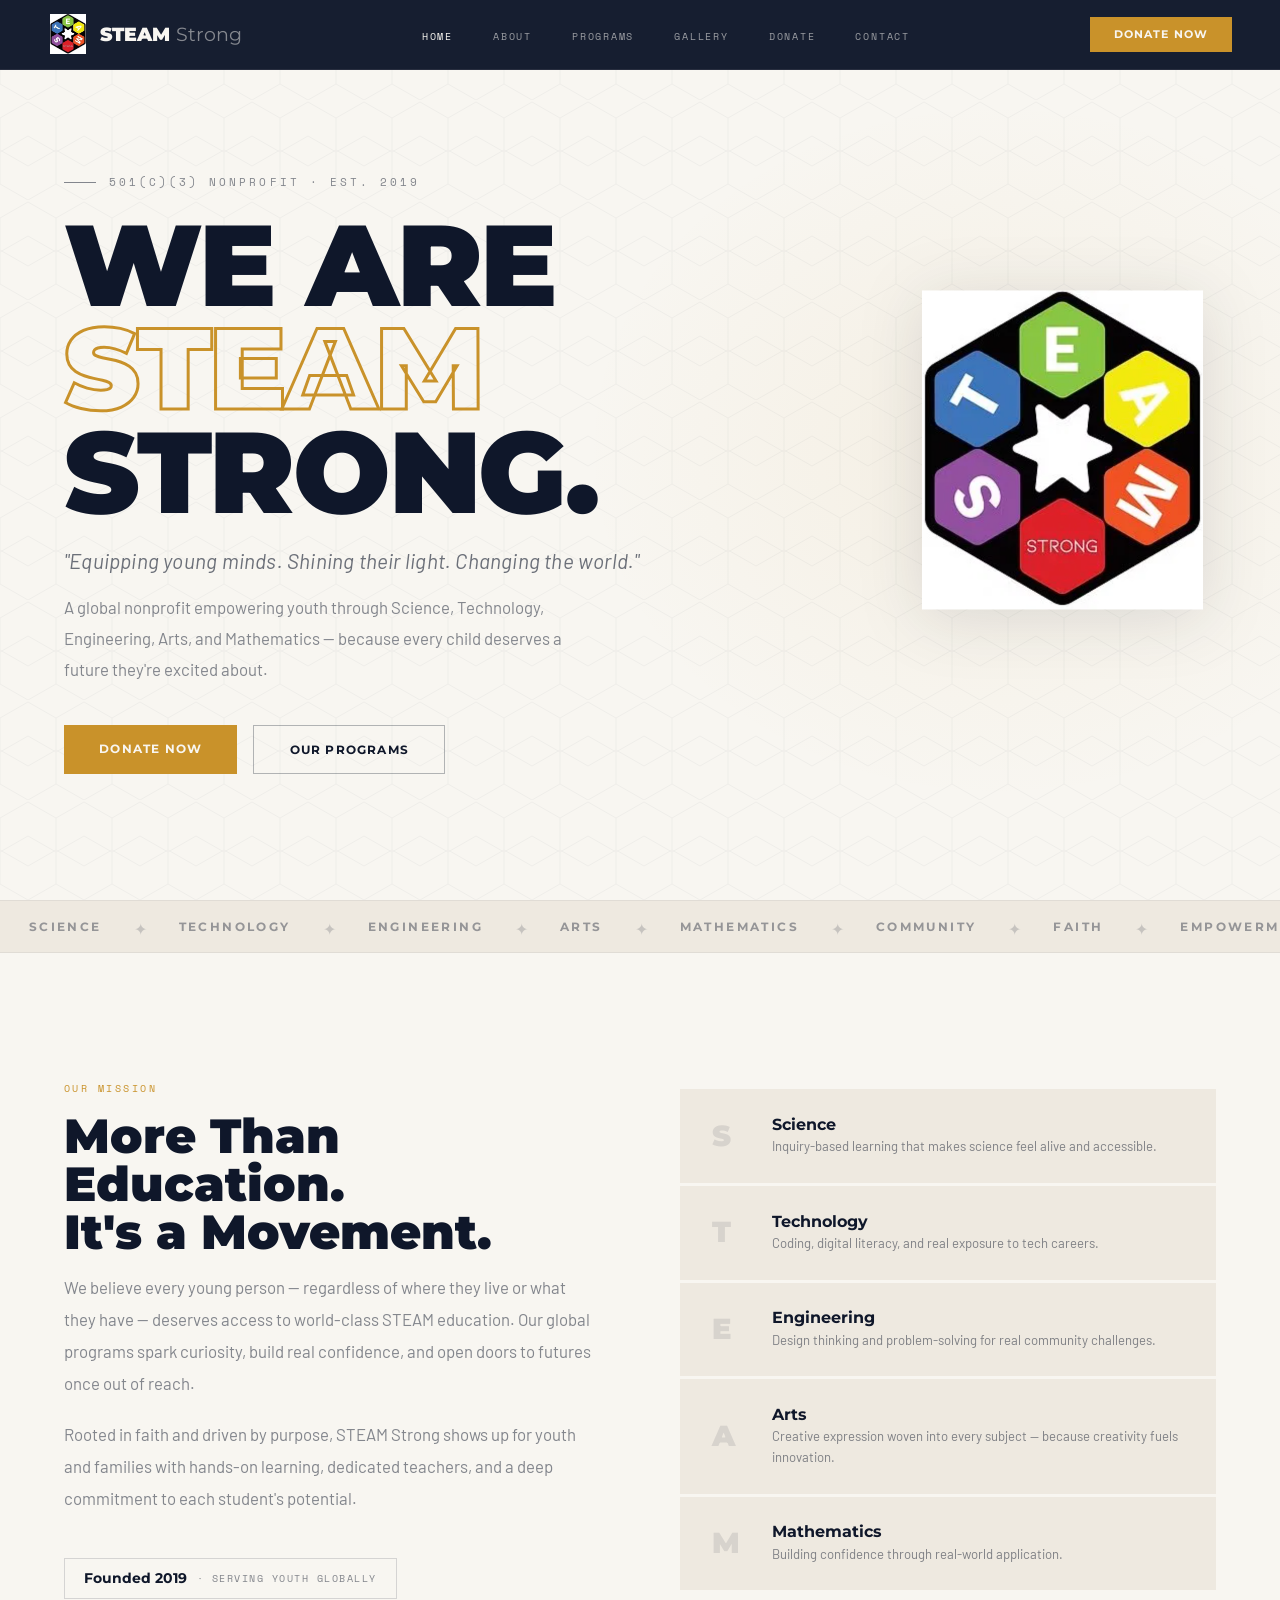
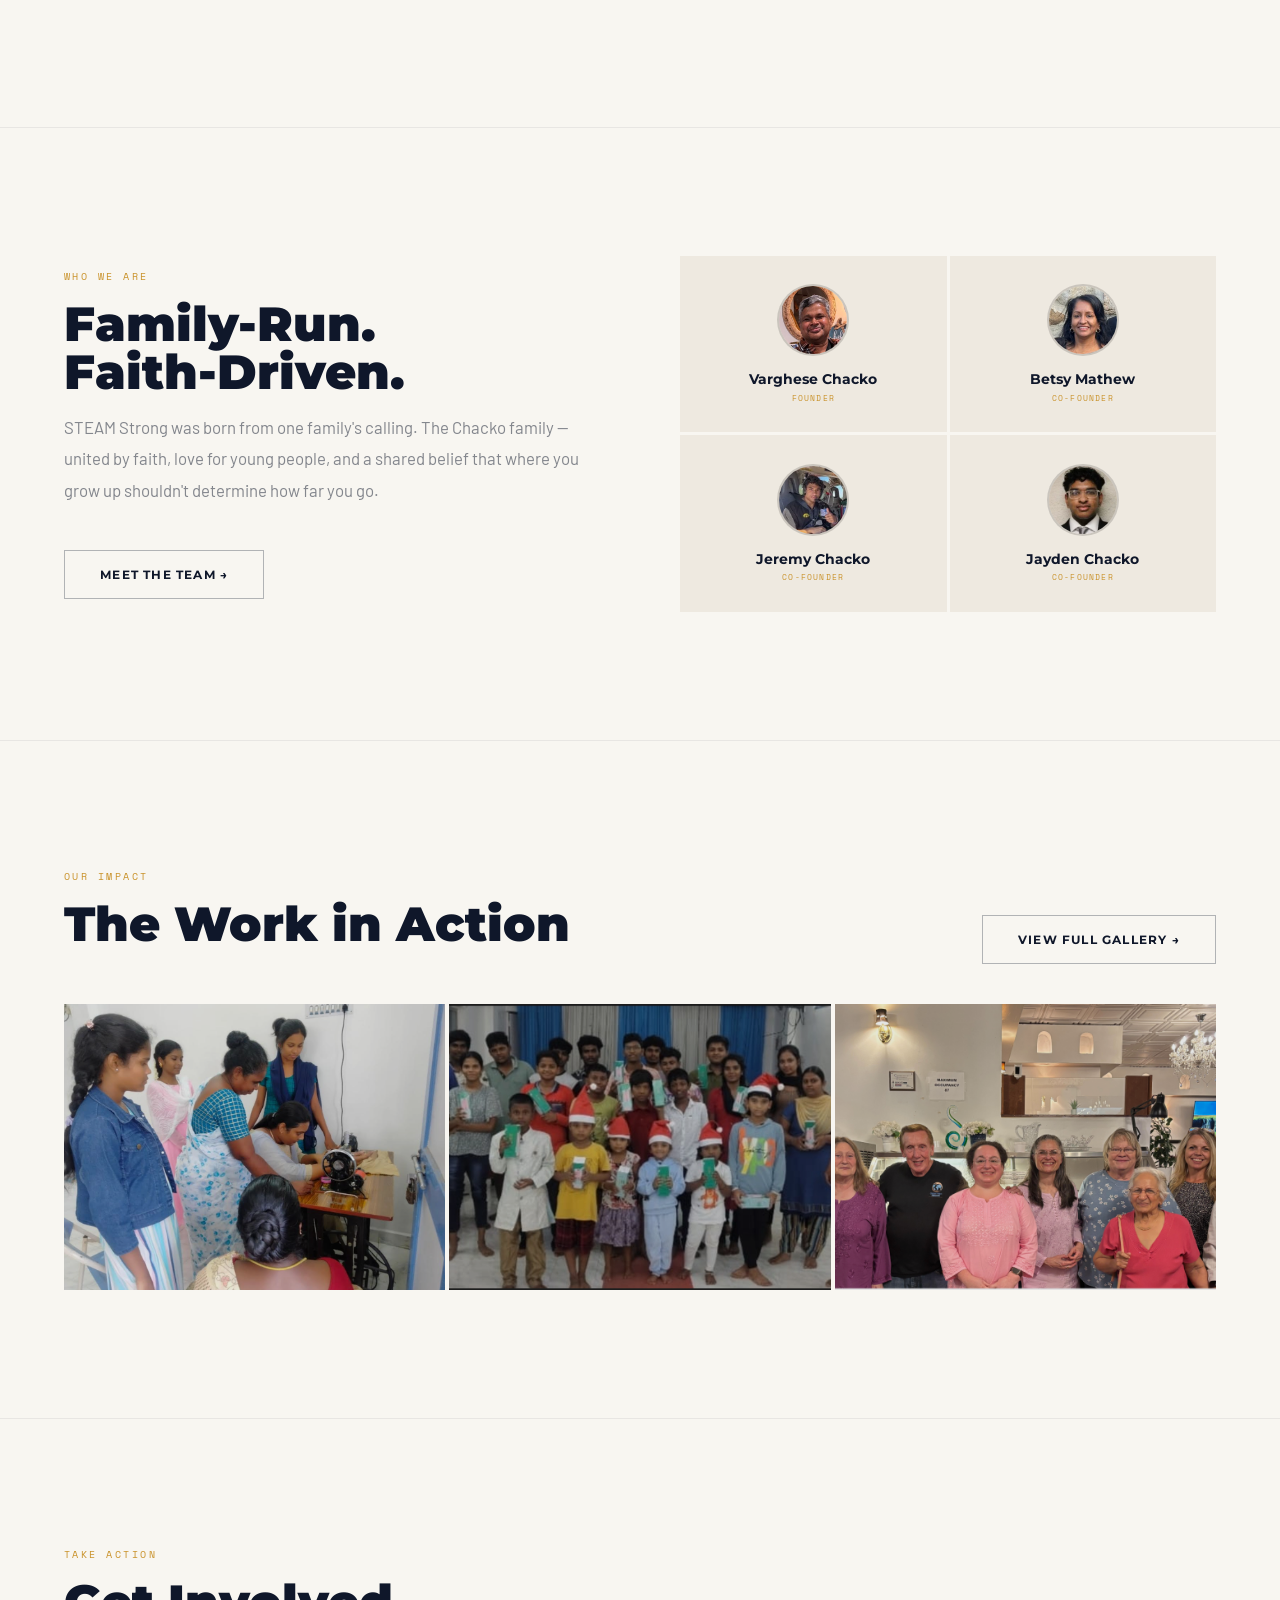
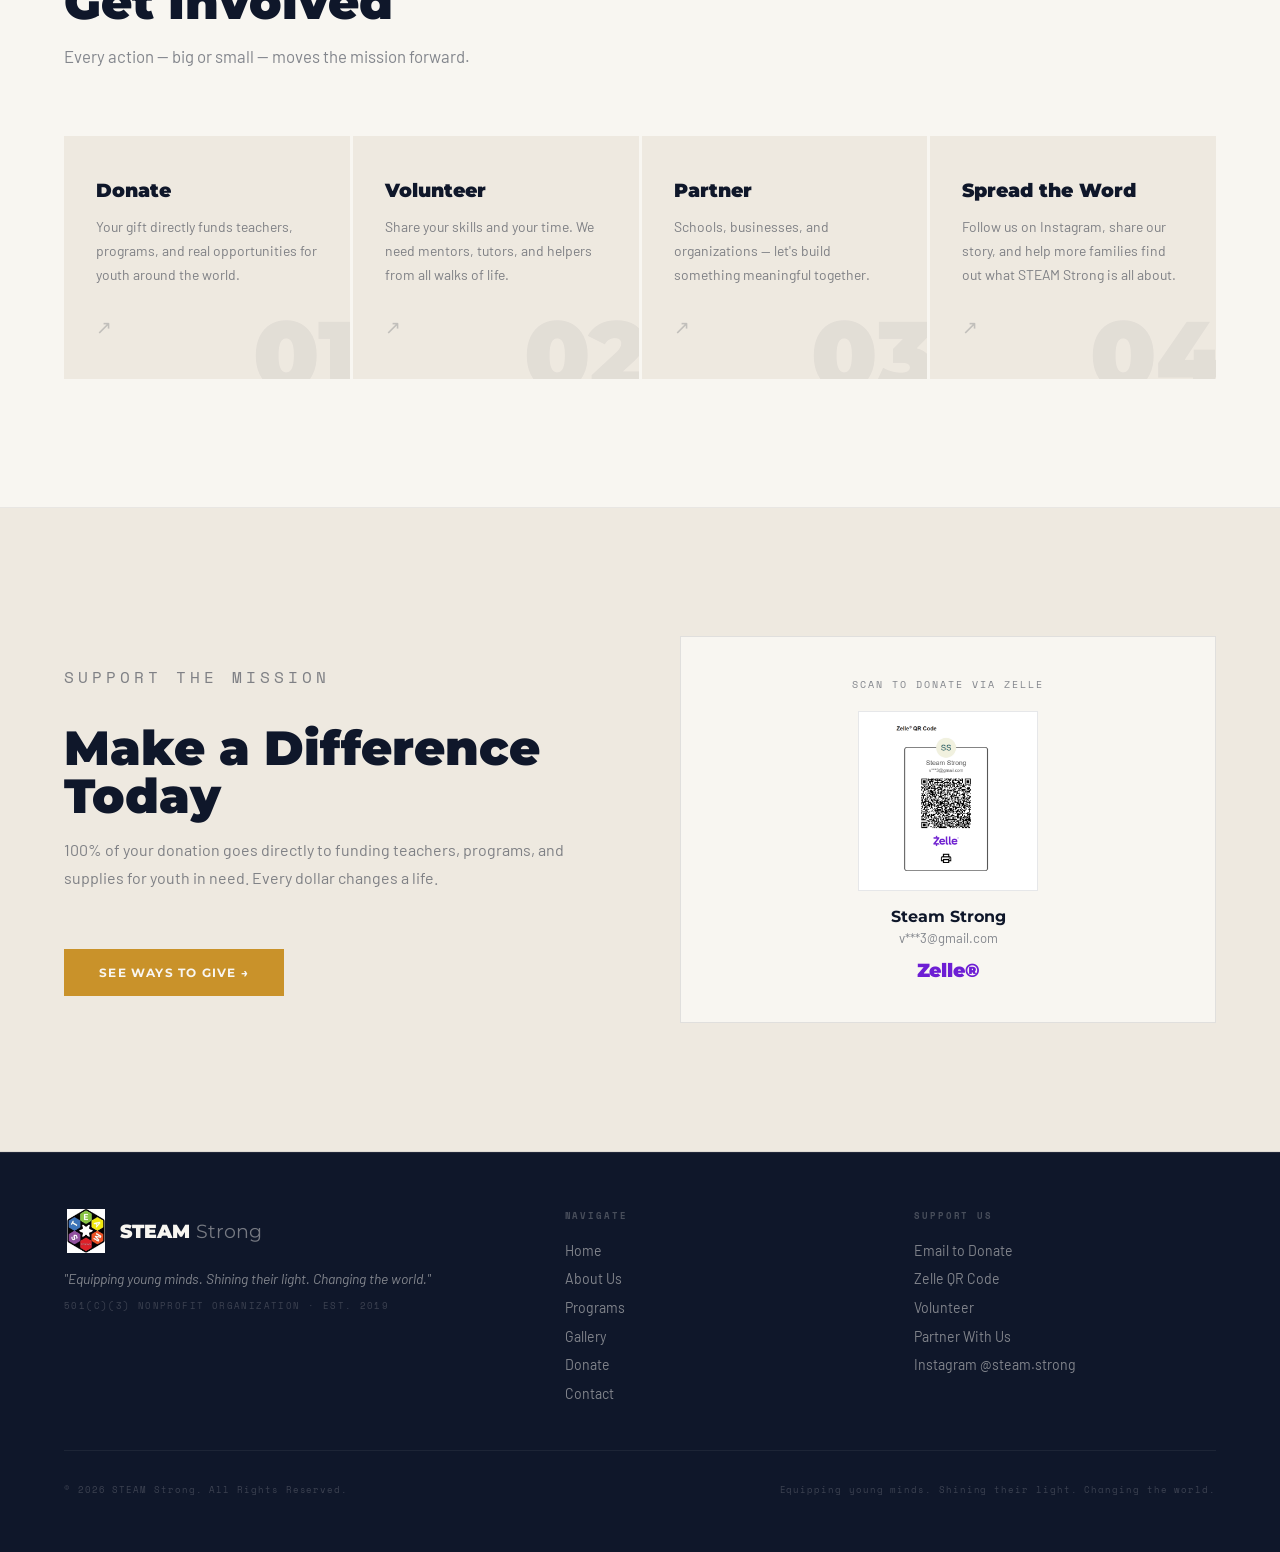
<file: index.html>
<!DOCTYPE html>
<html lang="en">
<head>
<meta charset="UTF-8">
<meta name="viewport" content="width=device-width, initial-scale=1.0">
<title>STEAM Strong — Equipping Young Minds. Shining His Light. Changing the World.</title>
<link rel="stylesheet" href="css/styles.css">
</head>
<body>

<!-- NAV -->
<nav>
  <a class="nav-logo-wrap" href="index.html">
    <img class="nav-logo-img" src="assets/images/logo.png" alt="STEAM Strong Logo">
    <div class="nav-logo-text">STEAM <span>Strong</span></div>
  </a>
  <ul class="nav-links" id="navLinks">
    <li><a href="index.html" class="active">Home</a></li>
    <li><a href="about.html">About</a></li>
    <li><a href="programs.html">Programs</a></li>
    <li><a href="gallery.html">Gallery</a></li>
    <li><a href="donate.html">Donate</a></li>
    <li><a href="contact.html">Contact</a></li>
    <li class="nav-mobile-cta"><a href="donate.html" class="nav-donate-mobile">Donate Now</a></li>
  </ul>
  <div class="nav-right">
    <a href="donate.html" class="nav-donate">Donate Now</a>
    <button class="nav-hamburger" id="hamburger" aria-label="Toggle navigation">
      <span></span><span></span><span></span>
    </button>
  </div>
</nav>

<!-- HERO -->
<section class="hero">
  <div class="hero-bg"></div>
  <div class="hero-hexbg"></div>
  <img class="hero-logo-float" src="assets/images/logo.png" alt="">
  <div class="hero-content">
    <p class="hero-eyebrow">501(c)(3) Nonprofit · Est. 2019</p>
    <h1 class="hero-h1">
      <span class="line1">WE ARE</span>
      <span class="line2">STEAM</span>
      <span class="line3">STRONG.</span>
    </h1>
    <p class="hero-tagline">"Equipping young minds. Shining their light. Changing the world."</p>
    <p class="hero-sub">A global nonprofit empowering youth through Science, Technology, Engineering, Arts, and Mathematics — because every child deserves a future they're excited about.</p>
    <div class="hero-actions">
      <a href="donate.html" class="btn-primary">Donate Now</a>
      <a href="programs.html" class="btn-outline">Our Programs</a>
    </div>
  </div>
</section>

<!-- TICKER -->
<div class="ticker">
  <div class="ticker-track">
    <span class="tick">Science</span><span class="tick-dot">✦</span>
    <span class="tick">Technology</span><span class="tick-dot">✦</span>
    <span class="tick">Engineering</span><span class="tick-dot">✦</span>
    <span class="tick">Arts</span><span class="tick-dot">✦</span>
    <span class="tick">Mathematics</span><span class="tick-dot">✦</span>
    <span class="tick">Community</span><span class="tick-dot">✦</span>
    <span class="tick">Faith</span><span class="tick-dot">✦</span>
    <span class="tick">Empowerment</span><span class="tick-dot">✦</span>
    <span class="tick">Global Impact</span><span class="tick-dot">✦</span>
    <span class="tick">Science</span><span class="tick-dot">✦</span>
    <span class="tick">Technology</span><span class="tick-dot">✦</span>
    <span class="tick">Engineering</span><span class="tick-dot">✦</span>
    <span class="tick">Arts</span><span class="tick-dot">✦</span>
    <span class="tick">Mathematics</span><span class="tick-dot">✦</span>
    <span class="tick">Community</span><span class="tick-dot">✦</span>
    <span class="tick">Faith</span><span class="tick-dot">✦</span>
    <span class="tick">Empowerment</span><span class="tick-dot">✦</span>
    <span class="tick">Global Impact</span><span class="tick-dot">✦</span>
  </div>
</div>

<!-- MISSION -->
<section class="mission reveal" id="mission">
  <div class="mission-left">
    <p class="section-label">Our Mission</p>
    <h2 class="section-title">More Than Education.<br>It's a Movement.</h2>
    <p class="mis-body">We believe every young person — regardless of where they live or what they have — deserves access to world-class STEAM education. Our global programs spark curiosity, build real confidence, and open doors to futures once out of reach.</p>
    <p class="mis-body">Rooted in faith and driven by purpose, STEAM Strong shows up for youth and families with hands-on learning, dedicated teachers, and a deep commitment to each student's potential.</p>
    <div class="founded-badge">
      <strong>Founded 2019</strong>
      <span>· Serving youth globally</span>
    </div>
  </div>
  <div class="mission-right">
    <div class="pillars-list">
      <div class="pillar-row"><div class="pillar-letter">S</div><div><div class="pillar-name">Science</div><div class="pillar-desc">Inquiry-based learning that makes science feel alive and accessible.</div></div></div>
      <div class="pillar-row"><div class="pillar-letter">T</div><div><div class="pillar-name">Technology</div><div class="pillar-desc">Coding, digital literacy, and real exposure to tech careers.</div></div></div>
      <div class="pillar-row"><div class="pillar-letter">E</div><div><div class="pillar-name">Engineering</div><div class="pillar-desc">Design thinking and problem-solving for real community challenges.</div></div></div>
      <div class="pillar-row"><div class="pillar-letter">A</div><div><div class="pillar-name">Arts</div><div class="pillar-desc">Creative expression woven into every subject — because creativity fuels innovation.</div></div></div>
      <div class="pillar-row"><div class="pillar-letter">M</div><div><div class="pillar-name">Mathematics</div><div class="pillar-desc">Building confidence through real-world application.</div></div></div>
    </div>
  </div>
</section>

<!-- ABOUT TEASER -->
<section class="home-about reveal">
  <div class="home-about-inner">
    <div>
      <p class="section-label">Who We Are</p>
      <h2 class="section-title">Family-Run.<br>Faith-Driven.</h2>
      <p class="mis-body">STEAM Strong was born from one family's calling. The Chacko family — united by faith, love for young people, and a shared belief that where you grow up shouldn't determine how far you go.</p>
      <a href="about.html" class="btn-outline" style="margin-top:1.5rem;">Meet the Team →</a>
    </div>
    <div class="home-about-faces">
      <div class="home-face">
        <div class="home-face-photo"><img src="assets/images/varghese-chacko.png" alt="Varghese Chacko"></div>
        <div class="home-face-name">Varghese Chacko</div>
        <div class="home-face-role">Founder</div>
      </div>
      <div class="home-face">
        <div class="home-face-photo"><img src="assets/images/betsy-mathew.png" alt="Betsy Mathew"></div>
        <div class="home-face-name">Betsy Mathew</div>
        <div class="home-face-role">Co-Founder</div>
      </div>
      <div class="home-face">
        <div class="home-face-photo"><img src="assets/images/jeremy-chacko.png" alt="Jeremy Chacko"></div>
        <div class="home-face-name">Jeremy Chacko</div>
        <div class="home-face-role">Co-Founder</div>
      </div>
      <div class="home-face">
        <div class="home-face-photo"><img src="assets/images/jayden-chacko.png" alt="Jayden Chacko"></div>
        <div class="home-face-name">Jayden Chacko</div>
        <div class="home-face-role">Co-Founder</div>
      </div>
    </div>
  </div>
</section>

<!-- GALLERY TEASER -->
<section class="home-gallery reveal">
  <div class="home-gallery-header">
    <div>
      <p class="section-label">Our Impact</p>
      <h2 class="section-title">The Work in Action</h2>
    </div>
    <a href="gallery.html" class="btn-outline">View Full Gallery →</a>
  </div>
  <div class="home-gallery-grid">
    <div class="home-gallery-item">
      <img src="assets/images/gallery/photo-6.png" alt="Tailoring Class">
    </div>
    <div class="home-gallery-item">
      <img src="assets/images/gallery/photo-7.png" alt="Christmas Celebration">
    </div>
    <div class="home-gallery-item">
      <img src="assets/images/gallery/photo-1.png" alt="Seattle Fundraiser">
    </div>
  </div>
</section>

<!-- GET INVOLVED -->
<section class="involve reveal">
  <div class="involve-header">
    <p class="section-label">Take Action</p>
    <h2 class="section-title">Get Involved</h2>
    <p class="section-sub">Every action — big or small — moves the mission forward.</p>
  </div>
  <div class="involve-grid">
    <a href="donate.html" class="inv-card">
      <div class="inv-bg-num">01</div>
      <div class="inv-title">Donate</div>
      <p class="inv-desc">Your gift directly funds teachers, programs, and real opportunities for youth around the world.</p>
      <span class="inv-arrow">↗</span>
    </a>
    <a href="contact.html" class="inv-card">
      <div class="inv-bg-num">02</div>
      <div class="inv-title">Volunteer</div>
      <p class="inv-desc">Share your skills and your time. We need mentors, tutors, and helpers from all walks of life.</p>
      <span class="inv-arrow">↗</span>
    </a>
    <a href="contact.html" class="inv-card">
      <div class="inv-bg-num">03</div>
      <div class="inv-title">Partner</div>
      <p class="inv-desc">Schools, businesses, and organizations — let's build something meaningful together.</p>
      <span class="inv-arrow">↗</span>
    </a>
    <div class="inv-card">
      <div class="inv-bg-num">04</div>
      <div class="inv-title">Spread the Word</div>
      <p class="inv-desc">Follow us on Instagram, share our story, and help more families find out what STEAM Strong is all about.</p>
      <span class="inv-arrow">↗</span>
    </div>
  </div>
</section>

<!-- DONATE TEASER -->
<section class="donate-section reveal">
  <div class="donate-inner">
    <div class="donate-left">
      <p class="section-label">Support the Mission</p>
      <h2 class="section-title">Make a Difference Today</h2>
      <p>100% of your donation goes directly to funding teachers, programs, and supplies for youth in need. Every dollar changes a life.</p>
      <a href="donate.html" class="donate-btn">See Ways to Give →</a>
    </div>
    <div class="donate-right">
      <div class="zelle-qr-wrap">
        <div class="zelle-qr-label">Scan to donate via Zelle</div>
        <img class="zelle-qr-img" src="assets/images/zelle-qr.png" alt="STEAM Strong Zelle QR Code">
        <div class="zelle-name">Steam Strong</div>
        <div class="zelle-email">v***3@gmail.com</div>
        <div class="zelle-logo">Zelle®</div>
      </div>
    </div>
  </div>
</section>

<!-- FOOTER -->
<footer>
  <div>
    <a class="footer-logo-wrap" href="index.html">
      <img class="footer-logo-img" src="assets/images/logo.png" alt="STEAM Strong">
      <div class="footer-logo-text">STEAM <span>Strong</span></div>
    </a>
    <p class="footer-tagline">"Equipping young minds. Shining their light. Changing the world."</p>
    <p class="footer-501">501(c)(3) Nonprofit Organization · Est. 2019</p>
  </div>
  <div class="footer-col">
    <h4>Navigate</h4>
    <ul>
      <li><a href="index.html">Home</a></li>
      <li><a href="about.html">About Us</a></li>
      <li><a href="programs.html">Programs</a></li>
      <li><a href="gallery.html">Gallery</a></li>
      <li><a href="donate.html">Donate</a></li>
      <li><a href="contact.html">Contact</a></li>
    </ul>
  </div>
  <div class="footer-col">
    <h4>Support Us</h4>
    <ul>
      <li><a href="mailto:steamstrong14@gmail.com">Email to Donate</a></li>
      <li><a href="donate.html">Zelle QR Code</a></li>
      <li><a href="contact.html">Volunteer</a></li>
      <li><a href="contact.html">Partner With Us</a></li>
      <li><a href="https://instagram.com/steam.strong" target="_blank">Instagram @steam.strong</a></li>
    </ul>
  </div>
  <div class="footer-bottom">
    <p class="footer-copy">© 2026 STEAM Strong. All Rights Reserved.</p>
    <p class="footer-copy">Equipping young minds. Shining their light. Changing the world.</p>
  </div>
</footer>

<script src="js/main.js"></script>
</body>
</html>
</file>
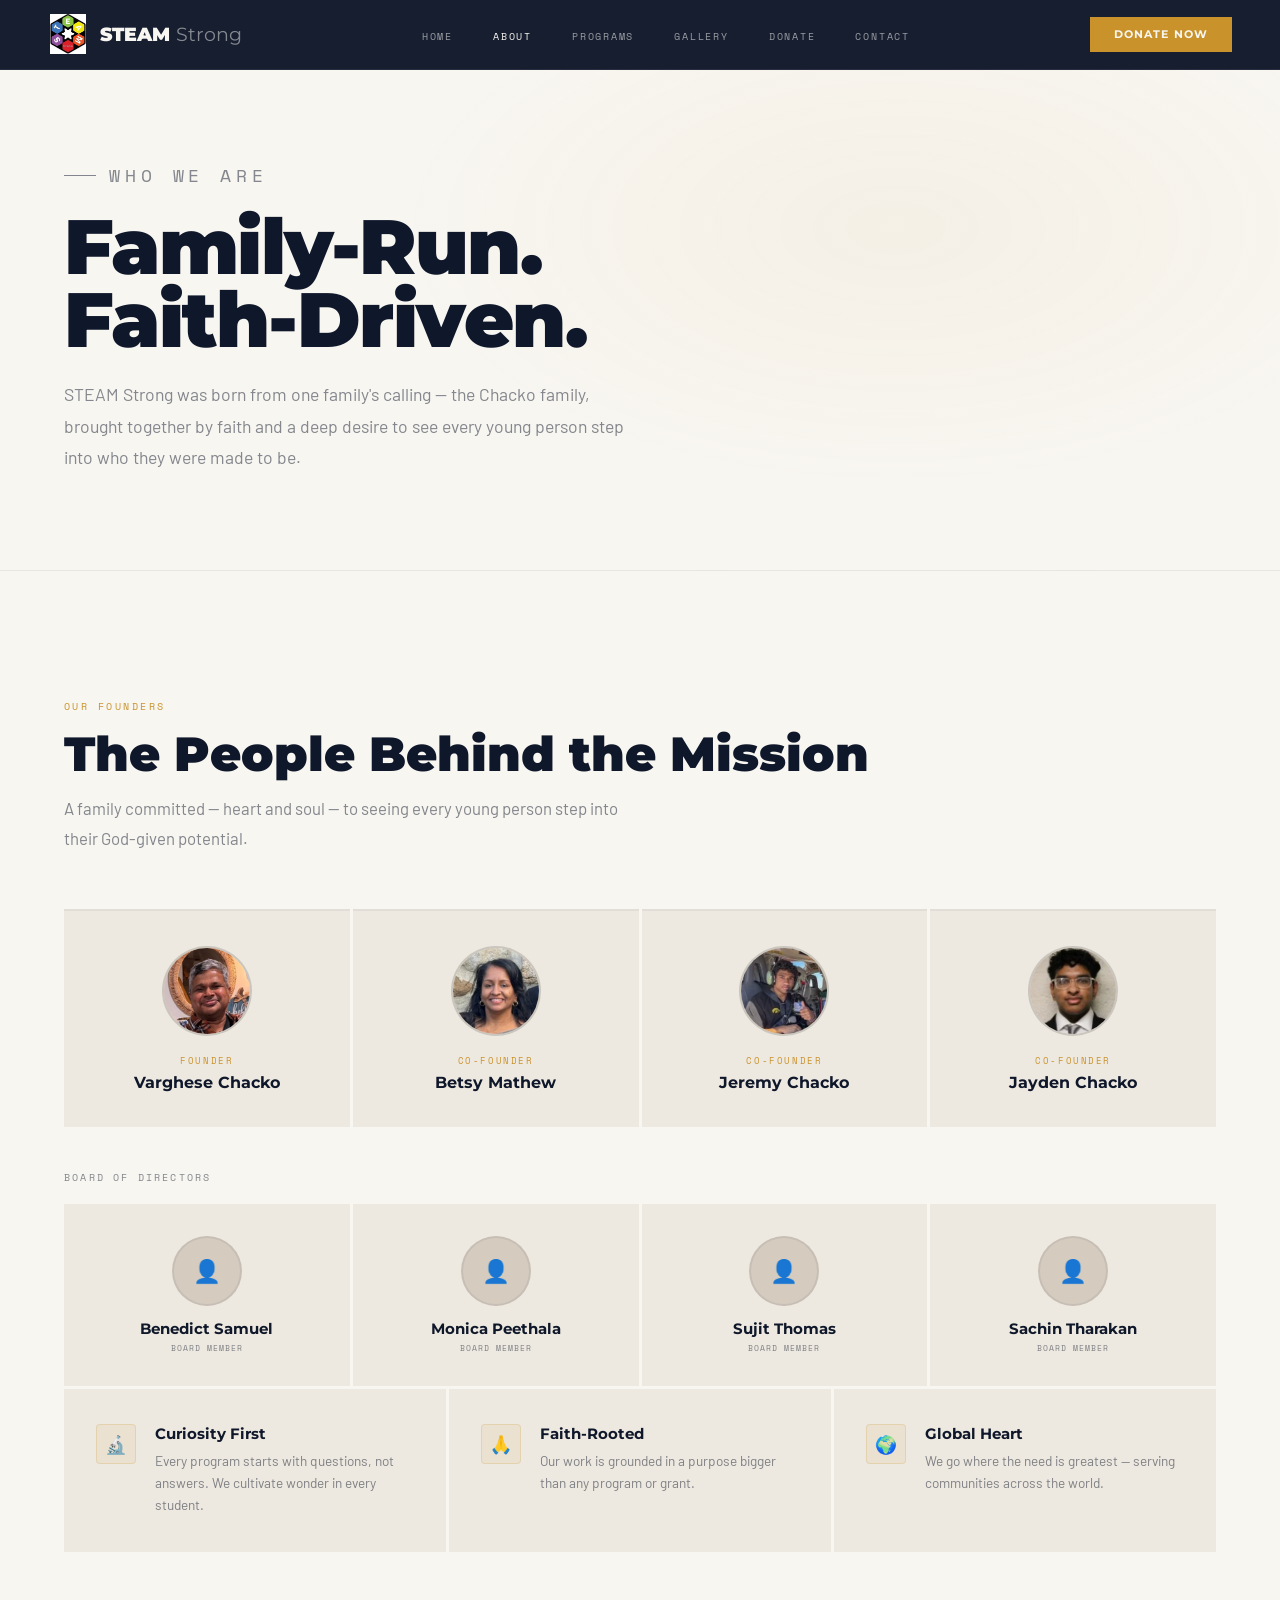
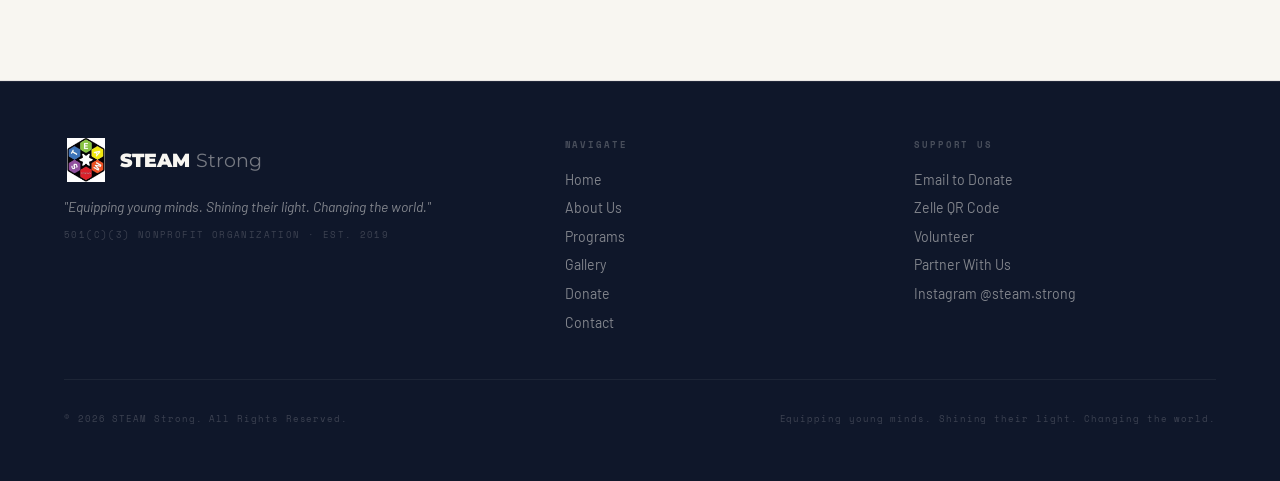
<file: about.html>
<!DOCTYPE html>
<html lang="en">
<head>
<meta charset="UTF-8">
<meta name="viewport" content="width=device-width, initial-scale=1.0">
<title>About Us — STEAM Strong</title>
<link rel="stylesheet" href="css/styles.css">
</head>
<body>

<!-- NAV -->
<nav>
  <a class="nav-logo-wrap" href="index.html">
    <img class="nav-logo-img" src="assets/images/logo.png" alt="STEAM Strong Logo">
    <div class="nav-logo-text">STEAM <span>Strong</span></div>
  </a>
  <ul class="nav-links" id="navLinks">
    <li><a href="index.html">Home</a></li>
    <li><a href="about.html" class="active">About</a></li>
    <li><a href="programs.html">Programs</a></li>
    <li><a href="gallery.html">Gallery</a></li>
    <li><a href="donate.html">Donate</a></li>
    <li><a href="contact.html">Contact</a></li>
    <li class="nav-mobile-cta"><a href="donate.html" class="nav-donate-mobile">Donate Now</a></li>
  </ul>
  <div class="nav-right">
    <a href="donate.html" class="nav-donate">Donate Now</a>
    <button class="nav-hamburger" id="hamburger" aria-label="Toggle navigation">
      <span></span><span></span><span></span>
    </button>
  </div>
</nav>

<!-- PAGE HERO -->
<section class="page-hero">
  <div class="page-hero-inner">
    <p class="page-hero-eyebrow">Who We Are</p>
    <h1>Family-Run.<br>Faith-Driven.</h1>
    <p>STEAM Strong was born from one family's calling — the Chacko family, brought together by faith and a deep desire to see every young person step into who they were made to be.</p>
  </div>
</section>

<!-- FOUNDERS & BOARD -->
<section class="about reveal">
  <div class="about-header">
    <p class="section-label">Our Founders</p>
    <h2 class="section-title">The People Behind the Mission</h2>
    <p class="section-sub">A family committed — heart and soul — to seeing every young person step into their God-given potential.</p>
  </div>

  <div class="founders-grid">
    <div class="person-card">
      <div class="person-photo"><img src="assets/images/varghese-chacko.png" alt="Varghese Chacko"></div>
      <div class="person-role">Founder</div>
      <div class="person-name">Varghese Chacko</div>
    </div>
    <div class="person-card">
      <div class="person-photo"><img src="assets/images/betsy-mathew.png" alt="Betsy Mathew"></div>
      <div class="person-role">Co-Founder</div>
      <div class="person-name">Betsy Mathew</div>
    </div>
    <div class="person-card">
      <div class="person-photo"><img src="assets/images/jeremy-chacko.png" alt="Jeremy Chacko"></div>
      <div class="person-role">Co-Founder</div>
      <div class="person-name">Jeremy Chacko</div>
    </div>
    <div class="person-card">
      <div class="person-photo"><img src="assets/images/jayden-chacko.png" alt="Jayden Chacko"></div>
      <div class="person-role">Co-Founder</div>
      <div class="person-name">Jayden Chacko</div>
    </div>
  </div>

  <div class="board-label">Board of Directors</div>
  <div class="board-grid">
    <div class="board-card">
      <div class="board-photo">👤</div>
      <div class="board-name">Benedict Samuel</div>
      <div class="board-title">Board Member</div>
    </div>
    <div class="board-card">
      <div class="board-photo">👤</div>
      <div class="board-name">Monica Peethala</div>
      <div class="board-title">Board Member</div>
    </div>
    <div class="board-card">
      <div class="board-photo">👤</div>
      <div class="board-name">Sujit Thomas</div>
      <div class="board-title">Board Member</div>
    </div>
    <div class="board-card">
      <div class="board-photo">👤</div>
      <div class="board-name">Sachin Tharakan</div>
      <div class="board-title">Board Member</div>
    </div>
  </div>

  <div class="values-row">
    <div class="value-card">
      <div class="value-icon-wrap">🔬</div>
      <div class="value-text"><h4>Curiosity First</h4><p>Every program starts with questions, not answers. We cultivate wonder in every student.</p></div>
    </div>
    <div class="value-card">
      <div class="value-icon-wrap">🙏</div>
      <div class="value-text"><h4>Faith-Rooted</h4><p>Our work is grounded in a purpose bigger than any program or grant.</p></div>
    </div>
    <div class="value-card">
      <div class="value-icon-wrap">🌍</div>
      <div class="value-text"><h4>Global Heart</h4><p>We go where the need is greatest — serving communities across the world.</p></div>
    </div>
  </div>
</section>

<!-- FOOTER -->
<footer>
  <div>
    <a class="footer-logo-wrap" href="index.html">
      <img class="footer-logo-img" src="assets/images/logo.png" alt="STEAM Strong">
      <div class="footer-logo-text">STEAM <span>Strong</span></div>
    </a>
    <p class="footer-tagline">"Equipping young minds. Shining their light. Changing the world."</p>
    <p class="footer-501">501(c)(3) Nonprofit Organization · Est. 2019</p>
  </div>
  <div class="footer-col">
    <h4>Navigate</h4>
    <ul>
      <li><a href="index.html">Home</a></li>
      <li><a href="about.html">About Us</a></li>
      <li><a href="programs.html">Programs</a></li>
      <li><a href="gallery.html">Gallery</a></li>
      <li><a href="donate.html">Donate</a></li>
      <li><a href="contact.html">Contact</a></li>
    </ul>
  </div>
  <div class="footer-col">
    <h4>Support Us</h4>
    <ul>
      <li><a href="mailto:steamstrong14@gmail.com">Email to Donate</a></li>
      <li><a href="donate.html">Zelle QR Code</a></li>
      <li><a href="contact.html">Volunteer</a></li>
      <li><a href="contact.html">Partner With Us</a></li>
      <li><a href="https://instagram.com/steam.strong" target="_blank">Instagram @steam.strong</a></li>
    </ul>
  </div>
  <div class="footer-bottom">
    <p class="footer-copy">© 2026 STEAM Strong. All Rights Reserved.</p>
    <p class="footer-copy">Equipping young minds. Shining their light. Changing the world.</p>
  </div>
</footer>

<script src="js/main.js"></script>
</body>
</html>
</file>
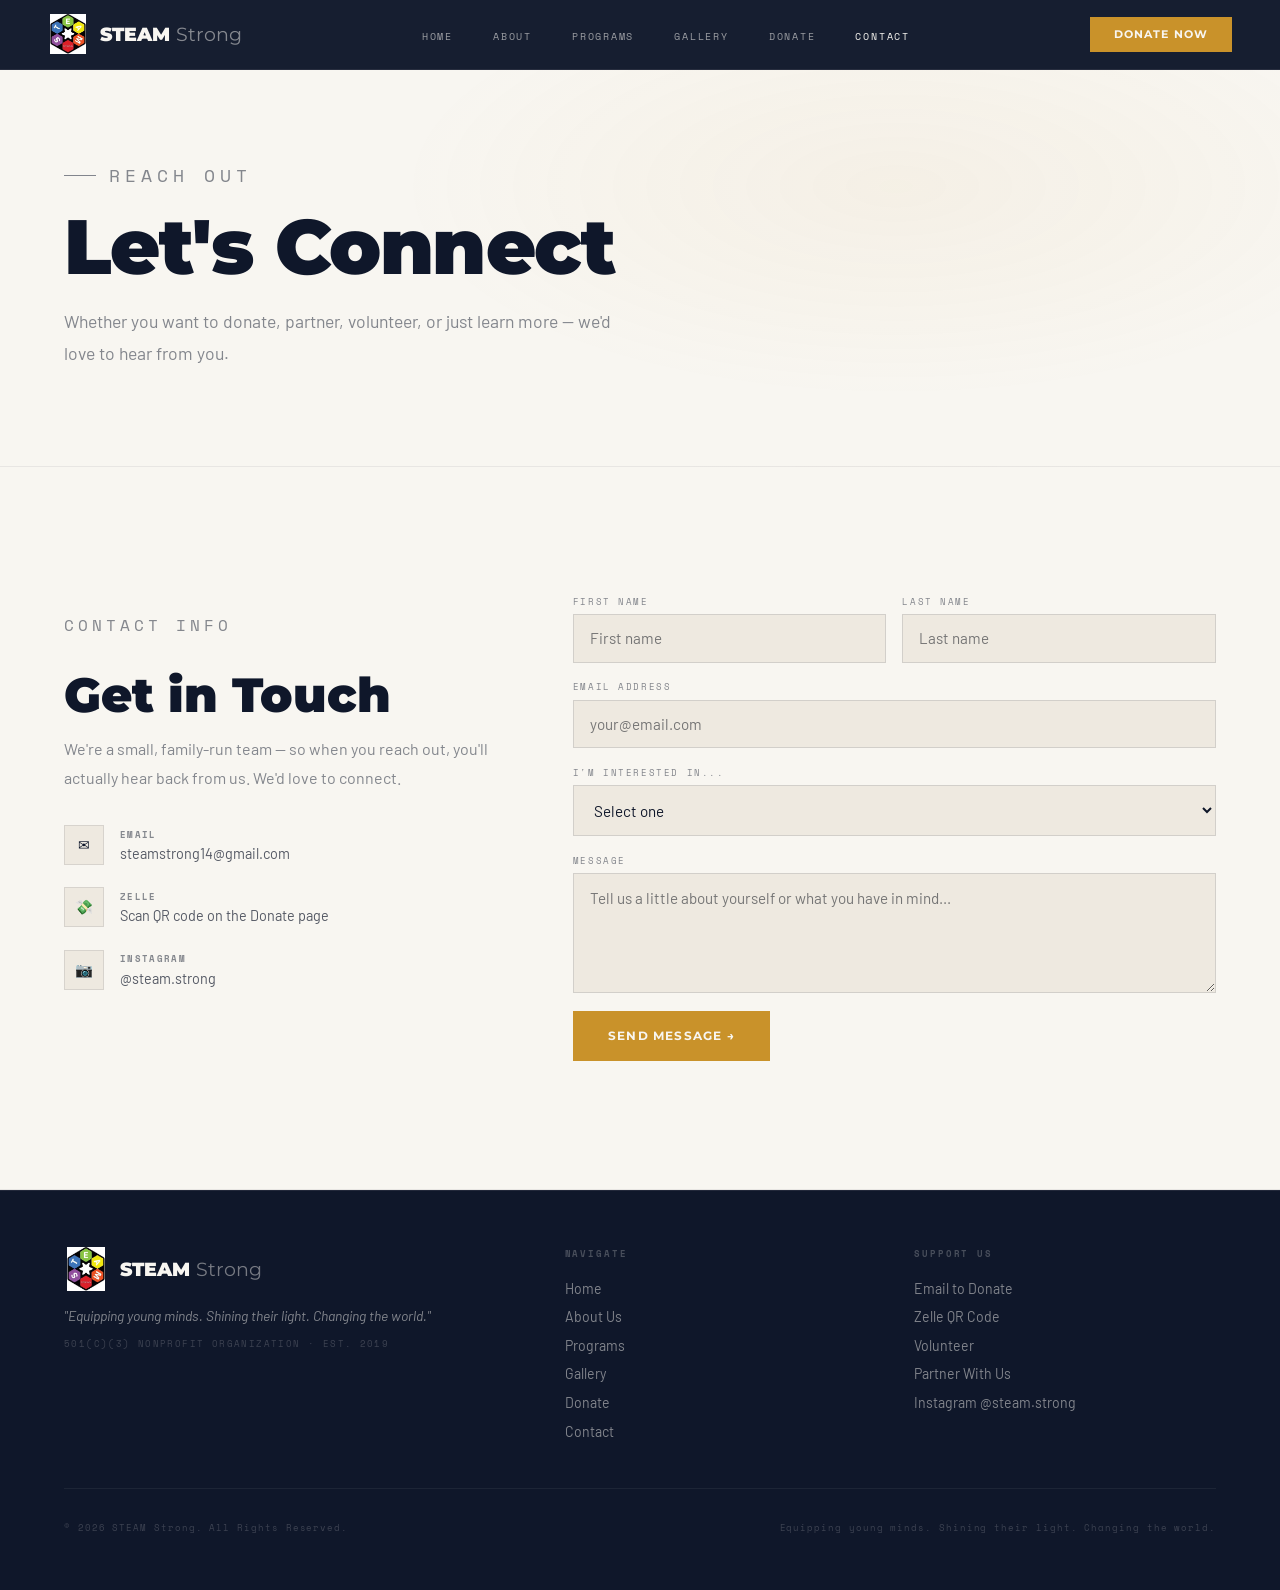
<file: contact.html>
<!DOCTYPE html>
<html lang="en">
<head>
<meta charset="UTF-8">
<meta name="viewport" content="width=device-width, initial-scale=1.0">
<title>Contact — STEAM Strong</title>
<link rel="stylesheet" href="css/styles.css">
</head>
<body>

<!-- NAV -->
<nav>
  <a class="nav-logo-wrap" href="index.html">
    <img class="nav-logo-img" src="assets/images/logo.png" alt="STEAM Strong Logo">
    <div class="nav-logo-text">STEAM <span>Strong</span></div>
  </a>
  <ul class="nav-links" id="navLinks">
    <li><a href="index.html">Home</a></li>
    <li><a href="about.html">About</a></li>
    <li><a href="programs.html">Programs</a></li>
    <li><a href="gallery.html">Gallery</a></li>
    <li><a href="donate.html">Donate</a></li>
    <li><a href="contact.html" class="active">Contact</a></li>
    <li class="nav-mobile-cta"><a href="donate.html" class="nav-donate-mobile">Donate Now</a></li>
  </ul>
  <div class="nav-right">
    <a href="donate.html" class="nav-donate">Donate Now</a>
    <button class="nav-hamburger" id="hamburger" aria-label="Toggle navigation">
      <span></span><span></span><span></span>
    </button>
  </div>
</nav>

<!-- PAGE HERO -->
<section class="page-hero">
  <div class="page-hero-inner">
    <p class="page-hero-eyebrow">Reach Out</p>
    <h1>Let's Connect</h1>
    <p>Whether you want to donate, partner, volunteer, or just learn more — we'd love to hear from you.</p>
  </div>
</section>

<!-- CONTACT SECTION -->
<section class="contact reveal">
  <div class="contact-inner">
    <div class="contact-left">
      <p class="section-label">Contact Info</p>
      <h2 class="section-title">Get in Touch</h2>
      <p>We're a small, family-run team — so when you reach out, you'll actually hear back from us. We'd love to connect.</p>
      <div class="contact-detail">
        <div class="contact-icon">✉</div>
        <div class="contact-detail-text">
          <strong>Email</strong>
          <a href="mailto:steamstrong14@gmail.com">steamstrong14@gmail.com</a>
        </div>
      </div>
      <div class="contact-detail">
        <div class="contact-icon">💸</div>
        <div class="contact-detail-text">
          <strong>Zelle</strong>
          <span>Scan QR code on the <a href="donate.html">Donate page</a></span>
        </div>
      </div>
      <div class="contact-detail">
        <div class="contact-icon">📷</div>
        <div class="contact-detail-text">
          <strong>Instagram</strong>
          <a href="https://instagram.com/steam.strong" target="_blank">@steam.strong</a>
        </div>
      </div>
    </div>
    <div class="contact-right">
      <div class="contact-form">
        <div class="form-row">
          <div class="form-group"><label class="form-label">First Name</label><input class="form-input" type="text" placeholder="First name"></div>
          <div class="form-group"><label class="form-label">Last Name</label><input class="form-input" type="text" placeholder="Last name"></div>
        </div>
        <div class="form-group"><label class="form-label">Email Address</label><input class="form-input" type="email" placeholder="your@email.com"></div>
        <div class="form-group">
          <label class="form-label">I'm interested in...</label>
          <select class="form-select">
            <option value="">Select one</option>
            <option>Donating</option>
            <option>Volunteering</option>
            <option>Partnership / Sponsorship</option>
            <option>Enrolling a youth in programs</option>
            <option>General inquiry</option>
          </select>
        </div>
        <div class="form-group"><label class="form-label">Message</label><textarea class="form-textarea" placeholder="Tell us a little about yourself or what you have in mind..."></textarea></div>
        <button class="form-submit">Send Message →</button>
      </div>
    </div>
  </div>
</section>

<!-- FOOTER -->
<footer>
  <div>
    <a class="footer-logo-wrap" href="index.html">
      <img class="footer-logo-img" src="assets/images/logo.png" alt="STEAM Strong">
      <div class="footer-logo-text">STEAM <span>Strong</span></div>
    </a>
    <p class="footer-tagline">"Equipping young minds. Shining their light. Changing the world."</p>
    <p class="footer-501">501(c)(3) Nonprofit Organization · Est. 2019</p>
  </div>
  <div class="footer-col">
    <h4>Navigate</h4>
    <ul>
      <li><a href="index.html">Home</a></li>
      <li><a href="about.html">About Us</a></li>
      <li><a href="programs.html">Programs</a></li>
      <li><a href="gallery.html">Gallery</a></li>
      <li><a href="donate.html">Donate</a></li>
      <li><a href="contact.html">Contact</a></li>
    </ul>
  </div>
  <div class="footer-col">
    <h4>Support Us</h4>
    <ul>
      <li><a href="mailto:steamstrong14@gmail.com">Email to Donate</a></li>
      <li><a href="donate.html">Zelle QR Code</a></li>
      <li><a href="contact.html">Volunteer</a></li>
      <li><a href="contact.html">Partner With Us</a></li>
      <li><a href="https://instagram.com/steam.strong" target="_blank">Instagram @steam.strong</a></li>
    </ul>
  </div>
  <div class="footer-bottom">
    <p class="footer-copy">© 2026 STEAM Strong. All Rights Reserved.</p>
    <p class="footer-copy">Equipping young minds. Shining their light. Changing the world.</p>
  </div>
</footer>

<script src="js/main.js"></script>
</body>
</html>
</file>
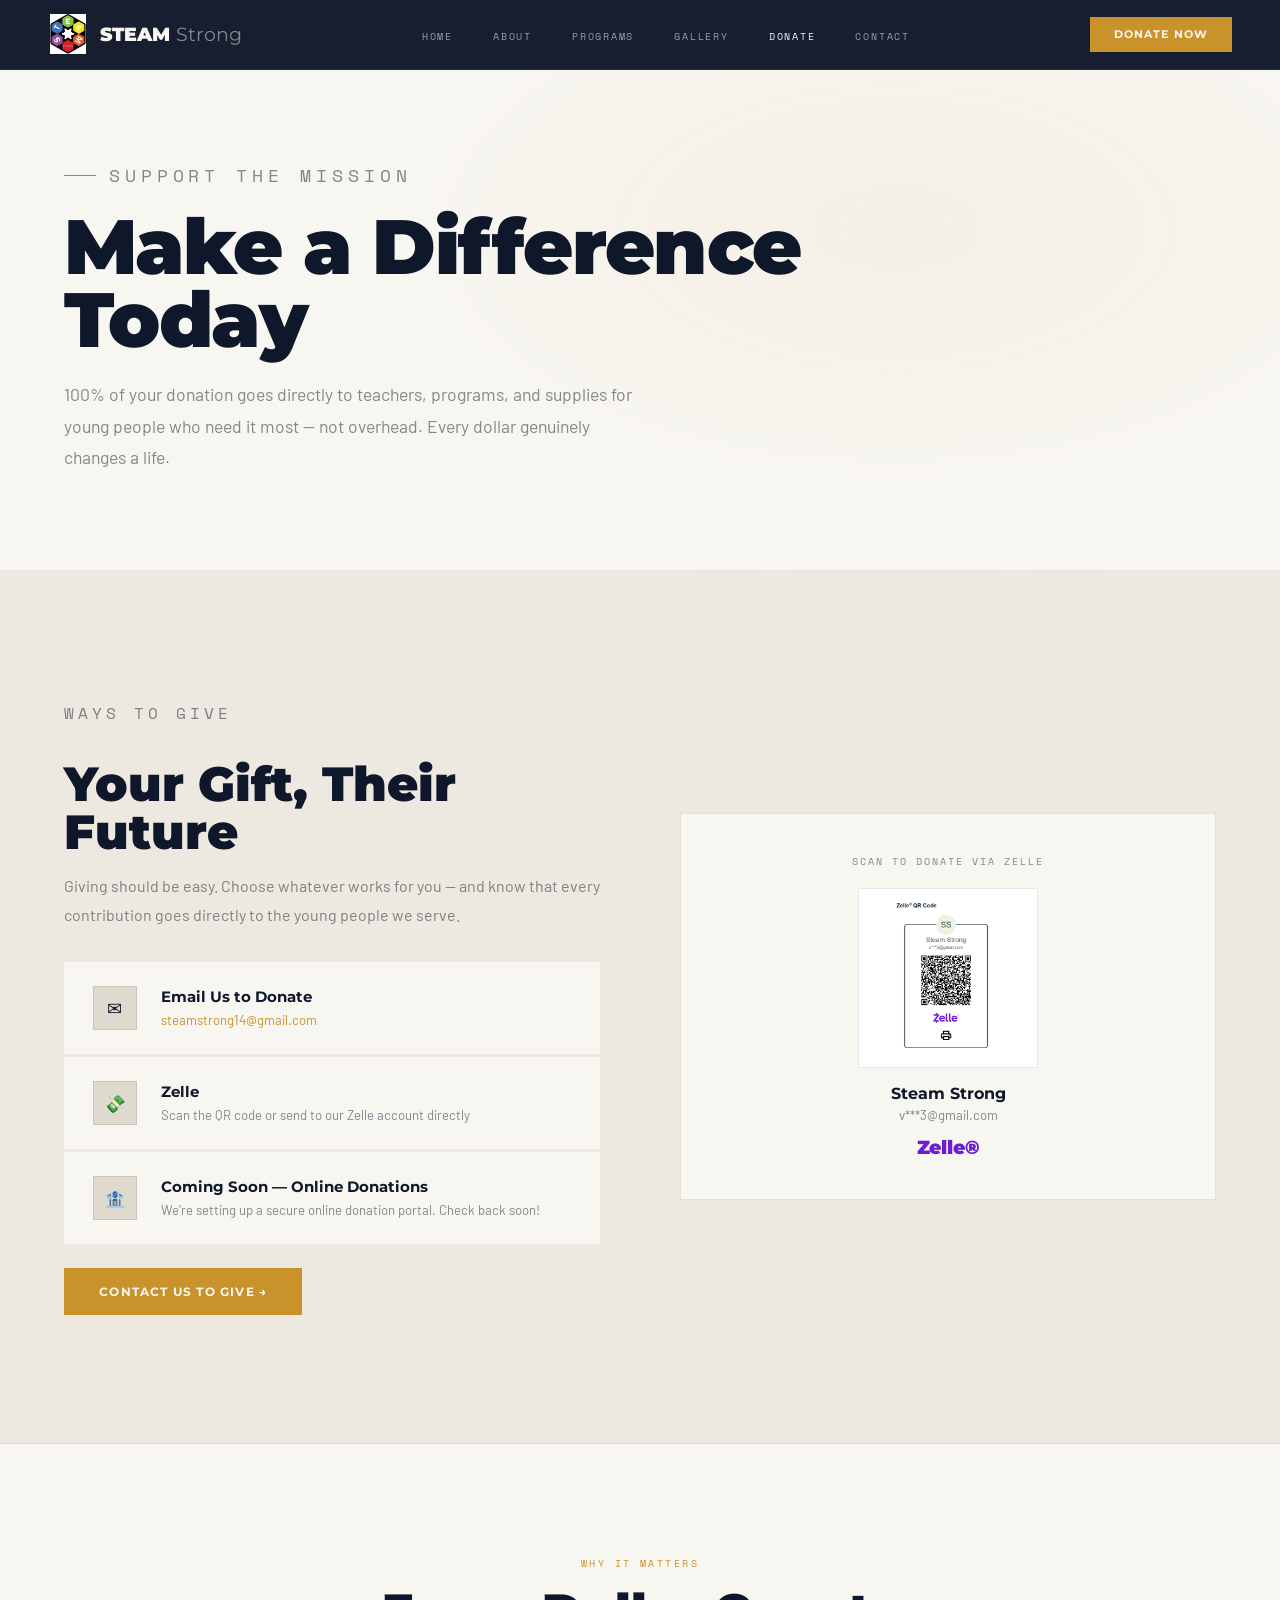
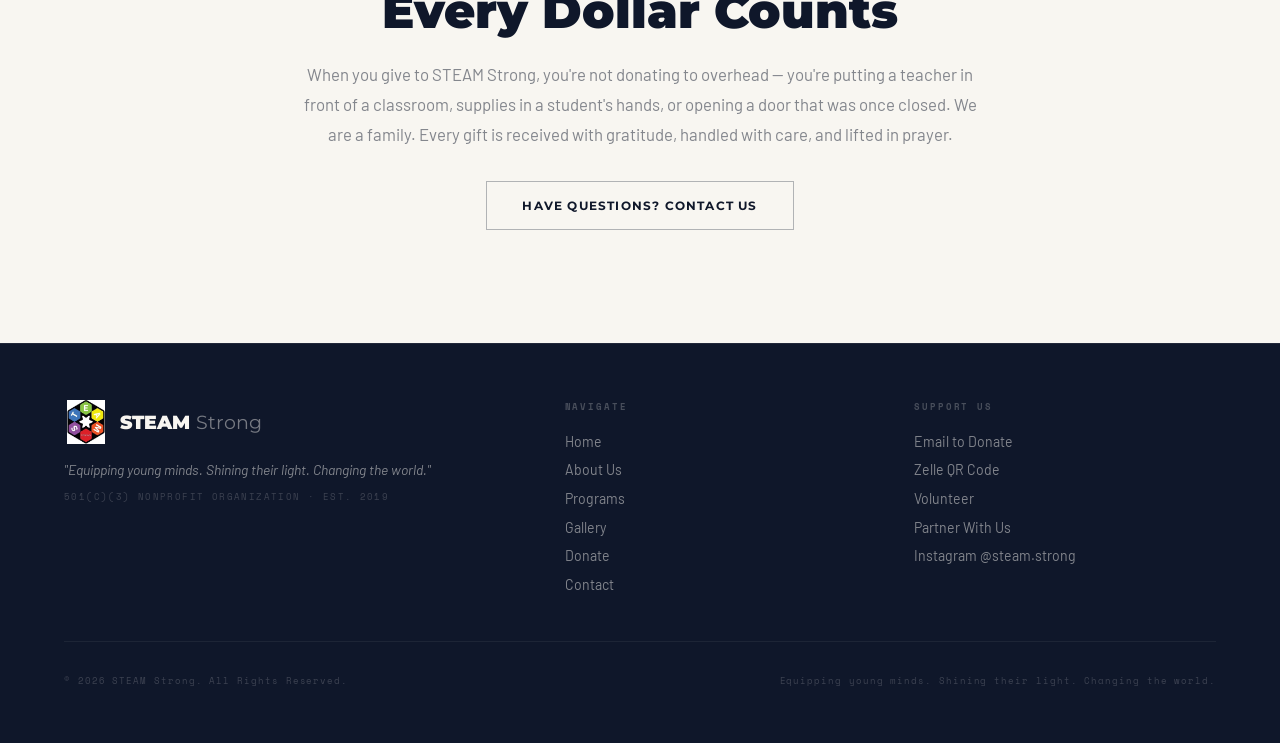
<file: donate.html>
<!DOCTYPE html>
<html lang="en">
<head>
<meta charset="UTF-8">
<meta name="viewport" content="width=device-width, initial-scale=1.0">
<title>Donate — STEAM Strong</title>
<link rel="stylesheet" href="css/styles.css">
</head>
<body>

<!-- NAV -->
<nav>
  <a class="nav-logo-wrap" href="index.html">
    <img class="nav-logo-img" src="assets/images/logo.png" alt="STEAM Strong Logo">
    <div class="nav-logo-text">STEAM <span>Strong</span></div>
  </a>
  <ul class="nav-links" id="navLinks">
    <li><a href="index.html">Home</a></li>
    <li><a href="about.html">About</a></li>
    <li><a href="programs.html">Programs</a></li>
    <li><a href="gallery.html">Gallery</a></li>
    <li><a href="donate.html" class="active">Donate</a></li>
    <li><a href="contact.html">Contact</a></li>
    <li class="nav-mobile-cta"><a href="donate.html" class="nav-donate-mobile">Donate Now</a></li>
  </ul>
  <div class="nav-right">
    <a href="donate.html" class="nav-donate">Donate Now</a>
    <button class="nav-hamburger" id="hamburger" aria-label="Toggle navigation">
      <span></span><span></span><span></span>
    </button>
  </div>
</nav>

<!-- PAGE HERO -->
<section class="page-hero">
  <div class="page-hero-inner">
    <p class="page-hero-eyebrow">Support the Mission</p>
    <h1>Make a Difference<br>Today</h1>
    <p>100% of your donation goes directly to teachers, programs, and supplies for young people who need it most — not overhead. Every dollar genuinely changes a life.</p>
  </div>
</section>

<!-- DONATE SECTION -->
<section class="donate-section reveal">
  <div class="donate-inner">
    <div class="donate-left">
      <p class="section-label">Ways to Give</p>
      <h2 class="section-title">Your Gift, Their Future</h2>
      <p>Giving should be easy. Choose whatever works for you — and know that every contribution goes directly to the young people we serve.</p>
      <div class="donate-methods">
        <div class="donate-method">
          <div class="donate-method-icon">✉</div>
          <div class="donate-method-text">
            <strong>Email Us to Donate</strong>
            <a href="mailto:steamstrong14@gmail.com">steamstrong14@gmail.com</a>
          </div>
        </div>
        <div class="donate-method">
          <div class="donate-method-icon">💸</div>
          <div class="donate-method-text">
            <strong>Zelle</strong>
            <span>Scan the QR code or send to our Zelle account directly</span>
          </div>
        </div>
        <div class="donate-method">
          <div class="donate-method-icon">🏦</div>
          <div class="donate-method-text">
            <strong>Coming Soon — Online Donations</strong>
            <span>We're setting up a secure online donation portal. Check back soon!</span>
          </div>
        </div>
      </div>
      <a href="mailto:steamstrong14@gmail.com" class="donate-btn">Contact Us to Give →</a>
    </div>
    <div class="donate-right">
      <div class="zelle-qr-wrap">
        <div class="zelle-qr-label">Scan to donate via Zelle</div>
        <img class="zelle-qr-img" src="assets/images/zelle-qr.png" alt="STEAM Strong Zelle QR Code">
        <div class="zelle-name">Steam Strong</div>
        <div class="zelle-email">v***3@gmail.com</div>
        <div class="zelle-logo">Zelle®</div>
      </div>
    </div>
  </div>
</section>

<!-- WHY IT MATTERS -->
<section style="padding:7rem 3rem;border-bottom:1px solid rgba(244,242,238,0.06);">
  <div style="max-width:680px;margin:0 auto;text-align:center;">
    <p class="section-label" style="justify-content:center;display:flex;">Why It Matters</p>
    <h2 class="section-title" style="text-align:center;margin-bottom:1.5rem;">Every Dollar Counts</h2>
    <p style="font-size:1.05rem;line-height:1.8;color:var(--muted);margin-bottom:2rem;">When you give to STEAM Strong, you're not donating to overhead — you're putting a teacher in front of a classroom, supplies in a student's hands, or opening a door that was once closed. We are a family. Every gift is received with gratitude, handled with care, and lifted in prayer.</p>
    <div style="display:flex;gap:1rem;justify-content:center;flex-wrap:wrap;">
      <a href="contact.html" class="btn-outline">Have Questions? Contact Us</a>
    </div>
  </div>
</section>

<!-- FOOTER -->
<footer>
  <div>
    <a class="footer-logo-wrap" href="index.html">
      <img class="footer-logo-img" src="assets/images/logo.png" alt="STEAM Strong">
      <div class="footer-logo-text">STEAM <span>Strong</span></div>
    </a>
    <p class="footer-tagline">"Equipping young minds. Shining their light. Changing the world."</p>
    <p class="footer-501">501(c)(3) Nonprofit Organization · Est. 2019</p>
  </div>
  <div class="footer-col">
    <h4>Navigate</h4>
    <ul>
      <li><a href="index.html">Home</a></li>
      <li><a href="about.html">About Us</a></li>
      <li><a href="programs.html">Programs</a></li>
      <li><a href="gallery.html">Gallery</a></li>
      <li><a href="donate.html">Donate</a></li>
      <li><a href="contact.html">Contact</a></li>
    </ul>
  </div>
  <div class="footer-col">
    <h4>Support Us</h4>
    <ul>
      <li><a href="mailto:steamstrong14@gmail.com">Email to Donate</a></li>
      <li><a href="donate.html">Zelle QR Code</a></li>
      <li><a href="contact.html">Volunteer</a></li>
      <li><a href="contact.html">Partner With Us</a></li>
      <li><a href="https://instagram.com/steam.strong" target="_blank">Instagram @steam.strong</a></li>
    </ul>
  </div>
  <div class="footer-bottom">
    <p class="footer-copy">© 2026 STEAM Strong. All Rights Reserved.</p>
    <p class="footer-copy">Equipping young minds. Shining their light. Changing the world.</p>
  </div>
</footer>

<script src="js/main.js"></script>
</body>
</html>
</file>
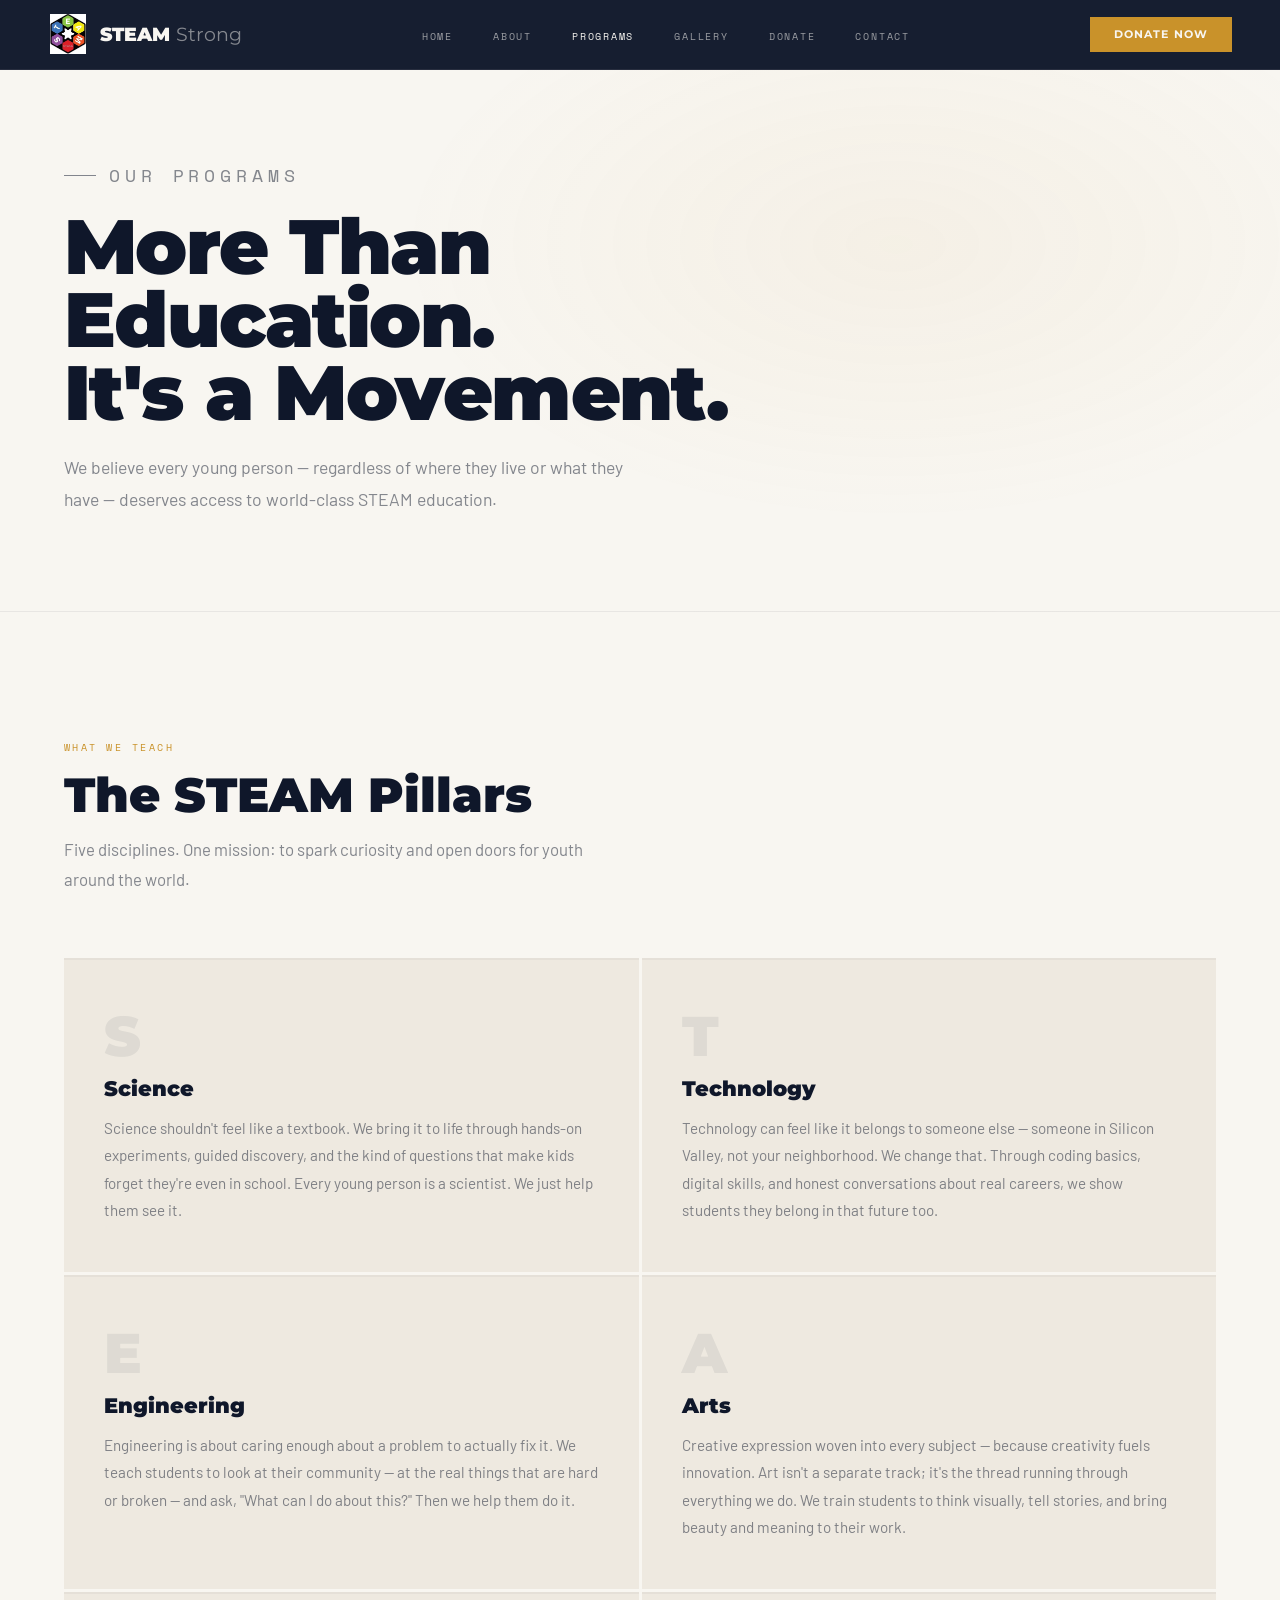
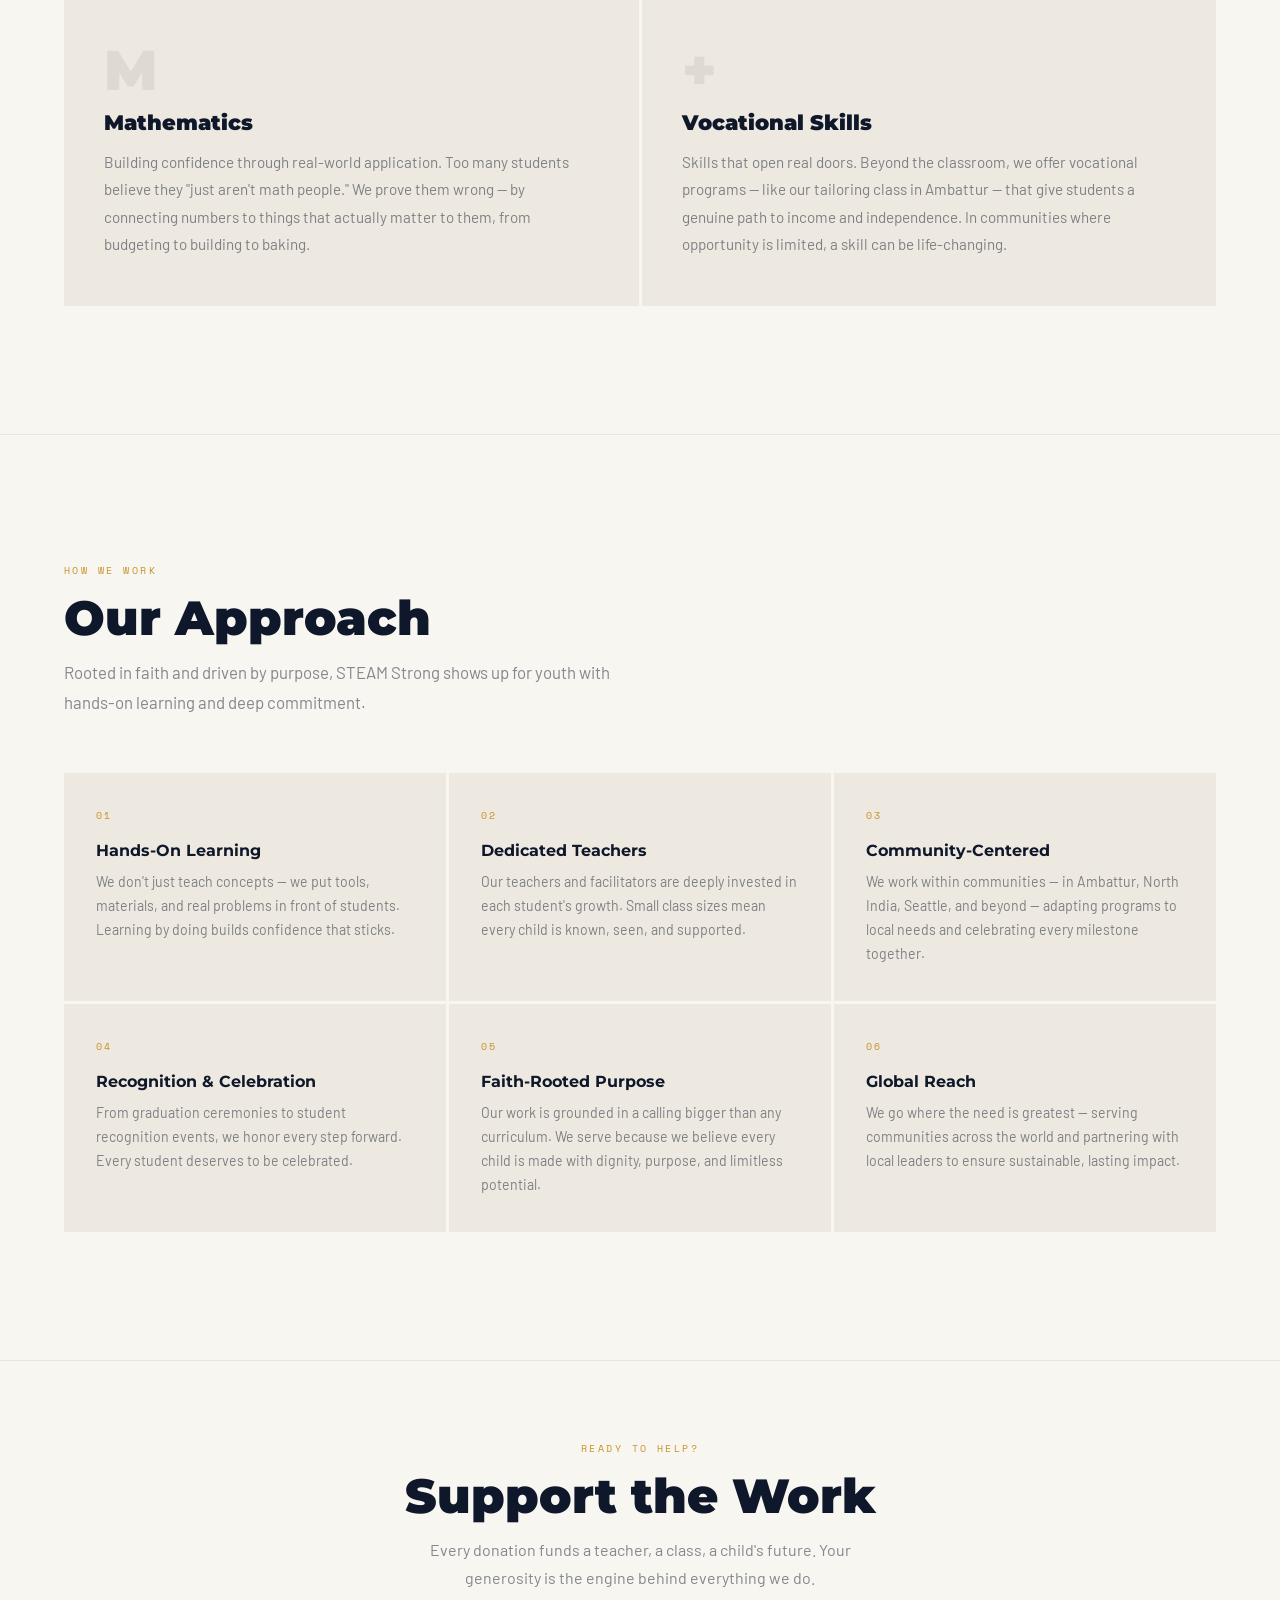
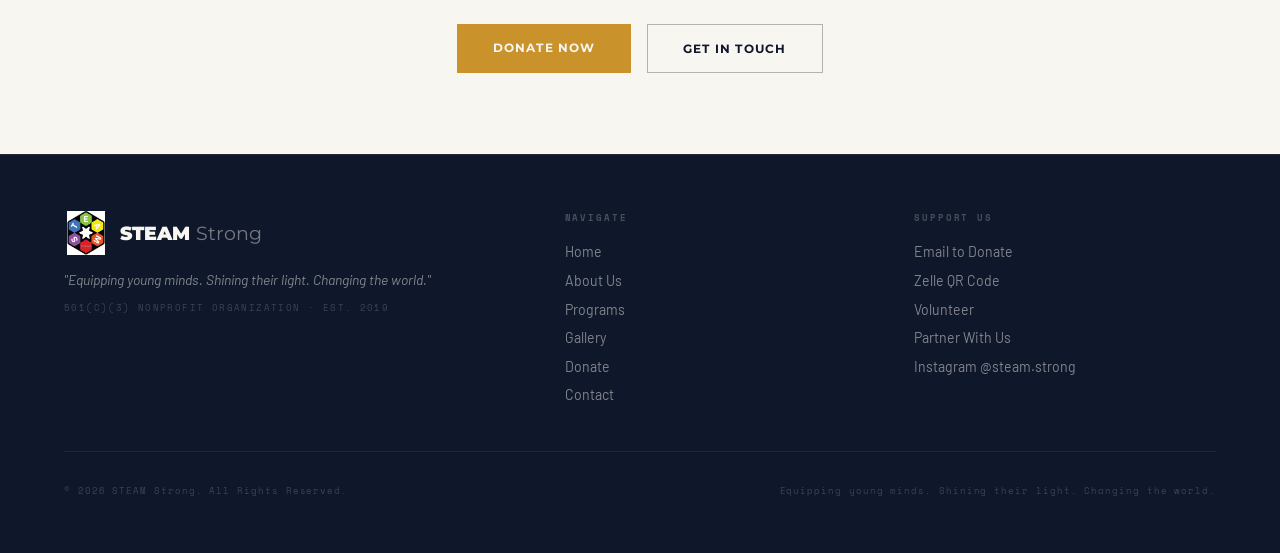
<file: programs.html>
<!DOCTYPE html>
<html lang="en">
<head>
<meta charset="UTF-8">
<meta name="viewport" content="width=device-width, initial-scale=1.0">
<title>Our Programs — STEAM Strong</title>
<link rel="stylesheet" href="css/styles.css">
</head>
<body>

<!-- NAV -->
<nav>
  <a class="nav-logo-wrap" href="index.html">
    <img class="nav-logo-img" src="assets/images/logo.png" alt="STEAM Strong Logo">
    <div class="nav-logo-text">STEAM <span>Strong</span></div>
  </a>
  <ul class="nav-links" id="navLinks">
    <li><a href="index.html">Home</a></li>
    <li><a href="about.html">About</a></li>
    <li><a href="programs.html" class="active">Programs</a></li>
    <li><a href="gallery.html">Gallery</a></li>
    <li><a href="donate.html">Donate</a></li>
    <li><a href="contact.html">Contact</a></li>
    <li class="nav-mobile-cta"><a href="donate.html" class="nav-donate-mobile">Donate Now</a></li>
  </ul>
  <div class="nav-right">
    <a href="donate.html" class="nav-donate">Donate Now</a>
    <button class="nav-hamburger" id="hamburger" aria-label="Toggle navigation">
      <span></span><span></span><span></span>
    </button>
  </div>
</nav>

<!-- PAGE HERO -->
<section class="page-hero">
  <div class="page-hero-inner">
    <p class="page-hero-eyebrow">Our Programs</p>
    <h1>More Than Education.<br>It's a Movement.</h1>
    <p>We believe every young person — regardless of where they live or what they have — deserves access to world-class STEAM education.</p>
  </div>
</section>

<!-- STEAM PROGRAMS -->
<section class="programs-section reveal">
  <div class="programs-header">
    <p class="section-label">What We Teach</p>
    <h2 class="section-title">The STEAM Pillars</h2>
    <p class="section-sub">Five disciplines. One mission: to spark curiosity and open doors for youth around the world.</p>
  </div>
  <div class="programs-grid">
    <div class="program-card">
      <div class="program-letter">S</div>
      <div class="program-name">Science</div>
      <p class="program-desc">Science shouldn't feel like a textbook. We bring it to life through hands-on experiments, guided discovery, and the kind of questions that make kids forget they're even in school. Every young person is a scientist. We just help them see it.</p>
    </div>
    <div class="program-card">
      <div class="program-letter">T</div>
      <div class="program-name">Technology</div>
      <p class="program-desc">Technology can feel like it belongs to someone else — someone in Silicon Valley, not your neighborhood. We change that. Through coding basics, digital skills, and honest conversations about real careers, we show students they belong in that future too.</p>
    </div>
    <div class="program-card">
      <div class="program-letter">E</div>
      <div class="program-name">Engineering</div>
      <p class="program-desc">Engineering is about caring enough about a problem to actually fix it. We teach students to look at their community — at the real things that are hard or broken — and ask, "What can I do about this?" Then we help them do it.</p>
    </div>
    <div class="program-card">
      <div class="program-letter">A</div>
      <div class="program-name">Arts</div>
      <p class="program-desc">Creative expression woven into every subject — because creativity fuels innovation. Art isn't a separate track; it's the thread running through everything we do. We train students to think visually, tell stories, and bring beauty and meaning to their work.</p>
    </div>
    <div class="program-card">
      <div class="program-letter">M</div>
      <div class="program-name">Mathematics</div>
      <p class="program-desc">Building confidence through real-world application. Too many students believe they "just aren't math people." We prove them wrong — by connecting numbers to things that actually matter to them, from budgeting to building to baking.</p>
    </div>
    <div class="program-card">
      <div class="program-letter">+</div>
      <div class="program-name">Vocational Skills</div>
      <p class="program-desc">Skills that open real doors. Beyond the classroom, we offer vocational programs — like our tailoring class in Ambattur — that give students a genuine path to income and independence. In communities where opportunity is limited, a skill can be life-changing.</p>
    </div>
  </div>
</section>

<!-- HOW WE DELIVER -->
<section class="approach-section reveal">
  <div class="approach-header">
    <p class="section-label">How We Work</p>
    <h2 class="section-title">Our Approach</h2>
    <p class="section-sub">Rooted in faith and driven by purpose, STEAM Strong shows up for youth with hands-on learning and deep commitment.</p>
  </div>
  <div class="approach-grid">
    <div class="approach-card">
      <div class="approach-num">01</div>
      <h4>Hands-On Learning</h4>
      <p>We don't just teach concepts — we put tools, materials, and real problems in front of students. Learning by doing builds confidence that sticks.</p>
    </div>
    <div class="approach-card">
      <div class="approach-num">02</div>
      <h4>Dedicated Teachers</h4>
      <p>Our teachers and facilitators are deeply invested in each student's growth. Small class sizes mean every child is known, seen, and supported.</p>
    </div>
    <div class="approach-card">
      <div class="approach-num">03</div>
      <h4>Community-Centered</h4>
      <p>We work within communities — in Ambattur, North India, Seattle, and beyond — adapting programs to local needs and celebrating every milestone together.</p>
    </div>
    <div class="approach-card">
      <div class="approach-num">04</div>
      <h4>Recognition & Celebration</h4>
      <p>From graduation ceremonies to student recognition events, we honor every step forward. Every student deserves to be celebrated.</p>
    </div>
    <div class="approach-card">
      <div class="approach-num">05</div>
      <h4>Faith-Rooted Purpose</h4>
      <p>Our work is grounded in a calling bigger than any curriculum. We serve because we believe every child is made with dignity, purpose, and limitless potential.</p>
    </div>
    <div class="approach-card">
      <div class="approach-num">06</div>
      <h4>Global Reach</h4>
      <p>We go where the need is greatest — serving communities across the world and partnering with local leaders to ensure sustainable, lasting impact.</p>
    </div>
  </div>
</section>

<!-- CTA -->
<section style="padding:5rem 3rem;border-bottom:1px solid rgba(244,242,238,0.06);text-align:center;">
  <p class="section-label" style="justify-content:center;display:flex;">Ready to Help?</p>
  <h2 class="section-title" style="text-align:center;margin-bottom:1rem;">Support the Work</h2>
  <p style="color:var(--muted);max-width:480px;margin:0 auto 2rem;line-height:1.75;">Every donation funds a teacher, a class, a child's future. Your generosity is the engine behind everything we do.</p>
  <div style="display:flex;gap:1rem;justify-content:center;flex-wrap:wrap;">
    <a href="donate.html" class="btn-primary">Donate Now</a>
    <a href="contact.html" class="btn-outline">Get in Touch</a>
  </div>
</section>

<!-- FOOTER -->
<footer>
  <div>
    <a class="footer-logo-wrap" href="index.html">
      <img class="footer-logo-img" src="assets/images/logo.png" alt="STEAM Strong">
      <div class="footer-logo-text">STEAM <span>Strong</span></div>
    </a>
    <p class="footer-tagline">"Equipping young minds. Shining their light. Changing the world."</p>
    <p class="footer-501">501(c)(3) Nonprofit Organization · Est. 2019</p>
  </div>
  <div class="footer-col">
    <h4>Navigate</h4>
    <ul>
      <li><a href="index.html">Home</a></li>
      <li><a href="about.html">About Us</a></li>
      <li><a href="programs.html">Programs</a></li>
      <li><a href="gallery.html">Gallery</a></li>
      <li><a href="donate.html">Donate</a></li>
      <li><a href="contact.html">Contact</a></li>
    </ul>
  </div>
  <div class="footer-col">
    <h4>Support Us</h4>
    <ul>
      <li><a href="mailto:steamstrong14@gmail.com">Email to Donate</a></li>
      <li><a href="donate.html">Zelle QR Code</a></li>
      <li><a href="contact.html">Volunteer</a></li>
      <li><a href="contact.html">Partner With Us</a></li>
      <li><a href="https://instagram.com/steam.strong" target="_blank">Instagram @steam.strong</a></li>
    </ul>
  </div>
  <div class="footer-bottom">
    <p class="footer-copy">© 2026 STEAM Strong. All Rights Reserved.</p>
    <p class="footer-copy">Equipping young minds. Shining their light. Changing the world.</p>
  </div>
</footer>

<script src="js/main.js"></script>
</body>
</html>
</file>
<file: css/styles.css>
@import url('https://fonts.googleapis.com/css2?family=Montserrat:wght@400;700;900&family=Barlow:ital,wght@0,400;0,600;1,400&family=Space+Mono:wght@400;700&display=swap');

*,*::before,*::after{box-sizing:border-box;margin:0;padding:0;}
:root{
  --black:#F8F6F1;          /* page background — warm cream */
  --white:#0F172A;          /* primary text — deep navy */
  --off-white:#1E2D4A;      /* secondary navy (hover states) */
  --gray:#EEE9E0;           /* card / alt section background */
  --mid:#E0D9CE;            /* card hover background */
  --light-gray:#D5CCBF;     /* deep hover, board photo background */
  --muted:rgba(15,23,42,0.5);  /* muted body text */
  --gold:#C9922A;           /* accent — gold */
  --gold-dark:#B8821F;      /* gold hover */
}
html{scroll-behavior:smooth;}
body{background:var(--black);color:var(--white);font-family:'Barlow',sans-serif;overflow-x:hidden;}

/* ── NAV — always dark navy ── */
nav{
  position:fixed;top:0;left:0;right:0;z-index:200;
  display:flex;justify-content:space-between;align-items:center;
  padding:0.9rem 3rem;
  background:rgba(15,23,42,0.97);
  backdrop-filter:blur(16px);
  border-bottom:1px solid rgba(244,242,238,0.08);
}
.nav-logo-wrap{display:flex;align-items:center;gap:0.75rem;text-decoration:none;}
.nav-logo-img{width:40px;height:40px;object-fit:contain;}
.nav-logo-text{font-family:'Montserrat',sans-serif;font-weight:900;font-size:1.2rem;color:#F8F6F1;}
.nav-logo-text span{color:rgba(244,242,238,0.5);font-weight:400;}
.nav-links{display:flex;gap:2.5rem;list-style:none;}
.nav-links a{
  font-family:'Space Mono',monospace;font-size:0.62rem;
  letter-spacing:0.18em;text-transform:uppercase;
  color:rgba(244,242,238,0.6);text-decoration:none;transition:color 0.2s;
}
.nav-links a:hover,.nav-links a.active{color:#F8F6F1;}
.nav-right{display:flex;align-items:center;gap:1rem;}
.nav-donate{
  font-family:'Montserrat',sans-serif;font-weight:700;
  font-size:0.7rem;letter-spacing:0.1em;text-transform:uppercase;
  background:var(--gold);color:#F8F6F1;
  padding:0.65rem 1.5rem;border:none;cursor:pointer;text-decoration:none;
  transition:background 0.2s,transform 0.15s;display:inline-block;
}
.nav-donate:hover{background:var(--gold-dark);transform:translateY(-1px);}

/* hamburger button */
.nav-hamburger{
  display:none;flex-direction:column;justify-content:center;
  gap:5px;background:none;border:none;cursor:pointer;
  padding:4px;z-index:210;
}
.nav-hamburger span{
  display:block;width:22px;height:2px;
  background:#F8F6F1;
  transition:transform 0.3s ease,opacity 0.3s ease;
}
.nav-hamburger.open span:nth-child(1){transform:translateY(7px) rotate(45deg);}
.nav-hamburger.open span:nth-child(2){opacity:0;}
.nav-hamburger.open span:nth-child(3){transform:translateY(-7px) rotate(-45deg);}

/* mobile donate link inside menu (hidden on desktop) */
.nav-mobile-cta{display:none;}
.nav-donate-mobile{
  font-family:'Montserrat',sans-serif;font-weight:700;
  font-size:0.75rem;letter-spacing:0.1em;text-transform:uppercase;
  background:var(--gold);color:#F8F6F1!important;
  padding:0.85rem 2rem;display:inline-block;text-decoration:none;
  margin-top:0.5rem;
}

/* ── HERO ── */
.hero{
  min-height:100vh;display:flex;flex-direction:column;
  justify-content:center;padding:8rem 4rem 5rem;
  position:relative;overflow:hidden;
}
.hero-bg{
  position:absolute;inset:0;z-index:0;
  background:radial-gradient(ellipse 50% 60% at 78% 50%, rgba(201,146,42,0.07) 0%, transparent 65%), var(--black);
}
.hero-hexbg{
  position:absolute;inset:0;z-index:0;opacity:0.04;
  background-image:url("data:image/svg+xml,%3Csvg xmlns='http://www.w3.org/2000/svg' width='56' height='100'%3E%3Cpath d='M28 66L0 50V18L28 2l28 16v32z' fill='none' stroke='%230F172A' stroke-width='1'/%3E%3Cpath d='M28 100L0 84V52L28 36l28 16v32z' fill='none' stroke='%230F172A' stroke-width='1'/%3E%3C/svg%3E");
  background-size:56px 100px;
}
.hero-content{position:relative;z-index:2;max-width:820px;}
.hero-eyebrow{
  font-family:'Space Mono',monospace;font-size:0.68rem;
  letter-spacing:0.28em;text-transform:uppercase;
  color:var(--muted);margin-bottom:1.4rem;
  display:flex;align-items:center;gap:0.8rem;
  opacity:0;animation:fadeUp 0.7s 0.1s forwards;
}
.hero-eyebrow::before{content:'';width:32px;height:1px;background:var(--muted);}
.hero-h1{
  font-family:'Montserrat',sans-serif;font-weight:900;
  font-size:clamp(3.5rem,9vw,7.5rem);
  line-height:0.9;letter-spacing:-0.02em;margin-bottom:1.5rem;
  opacity:0;animation:fadeUp 0.7s 0.25s forwards;
}
.hero-h1 .line1{color:var(--white);display:block;}
.hero-h1 .line2{display:block;-webkit-text-stroke:3px var(--gold);color:transparent;}
.hero-h1 .line3{display:block;color:var(--white);}
.hero-tagline{
  font-family:'Barlow',sans-serif;font-style:italic;
  font-size:1.3rem;color:rgba(15,23,42,0.6);
  margin-bottom:1.2rem;letter-spacing:0.01em;
  opacity:0;animation:fadeUp 0.7s 0.35s forwards;
}
.hero-sub{
  font-size:1.05rem;line-height:1.85;color:var(--muted);
  max-width:520px;margin-bottom:2.5rem;
  opacity:0;animation:fadeUp 0.7s 0.4s forwards;
}
.hero-actions{
  display:flex;gap:1rem;flex-wrap:wrap;
  opacity:0;animation:fadeUp 0.7s 0.55s forwards;
}
.btn-primary{
  font-family:'Montserrat',sans-serif;font-weight:700;
  font-size:0.75rem;letter-spacing:0.1em;text-transform:uppercase;
  background:var(--gold);color:#F8F6F1;
  padding:1rem 2.2rem;border:none;cursor:pointer;
  text-decoration:none;display:inline-block;
  transition:background 0.2s,transform 0.15s;
}
.btn-primary:hover{background:var(--gold-dark);transform:translateY(-2px);}
.btn-outline{
  font-family:'Montserrat',sans-serif;font-weight:700;
  font-size:0.75rem;letter-spacing:0.1em;text-transform:uppercase;
  background:transparent;color:var(--white);
  padding:1rem 2.2rem;border:1px solid rgba(15,23,42,0.3);
  cursor:pointer;text-decoration:none;display:inline-block;
  transition:border-color 0.2s,color 0.2s,transform 0.15s;
}
.btn-outline:hover{border-color:var(--gold);color:var(--gold);transform:translateY(-2px);}
.hero-logo-float{
  position:absolute;right:6%;top:50%;transform:translateY(-50%);
  width:clamp(200px,22vw,340px);opacity:1;
  pointer-events:none;z-index:1;
  animation:floatLogo 7s ease-in-out infinite;
  filter:drop-shadow(0 8px 32px rgba(15,23,42,0.12));
}
@keyframes floatLogo{0%,100%{transform:translateY(-50%) rotate(-1deg);}50%{transform:translateY(-53%) rotate(1deg);}}

/* ── PAGE HERO (inner pages) ── */
.page-hero{
  padding:10rem 4rem 6rem;
  border-bottom:1px solid rgba(15,23,42,0.07);
  position:relative;overflow:hidden;
  background:radial-gradient(ellipse 60% 70% at 70% 40%, rgba(201,146,42,0.06) 0%, transparent 65%);
}
.page-hero-inner{position:relative;z-index:2;max-width:820px;}
.page-hero-eyebrow{
  font-family:'Space Mono',monospace;font-size:0.62rem;
  letter-spacing:0.28em;text-transform:uppercase;
  color:var(--muted);margin-bottom:1.2rem;
  display:flex;align-items:center;gap:0.8rem;
}
.page-hero-eyebrow::before{content:'';width:32px;height:1px;background:var(--muted);}
.page-hero h1{
  font-family:'Montserrat',sans-serif;font-weight:900;
  font-size:clamp(2.5rem,6vw,5rem);
  line-height:0.95;letter-spacing:-0.02em;
  margin-bottom:1.4rem;color:var(--white);
}
.page-hero p{
  font-size:1.1rem;line-height:1.8;
  color:var(--muted);max-width:580px;
}

/* ── TICKER ── */
.ticker{
  background:var(--gray);padding:0.85rem 0;
  overflow:hidden;white-space:nowrap;
  border-top:1px solid rgba(15,23,42,0.06);
  border-bottom:1px solid rgba(15,23,42,0.06);
}
.ticker-track{display:inline-flex;animation:ticker 28s linear infinite;}
.tick{
  font-family:'Montserrat',sans-serif;font-weight:700;
  font-size:0.75rem;letter-spacing:0.2em;text-transform:uppercase;
  padding:0 1.8rem;color:rgba(15,23,42,0.4);
}
.tick-dot{color:rgba(15,23,42,0.18);padding:0 0.2rem;}

/* ── SHARED SECTION LABELS ── */
.section-label{
  font-family:'Space Mono',monospace;font-size:0.62rem;
  letter-spacing:0.25em;text-transform:uppercase;color:var(--gold);margin-bottom:1rem;
}
.section-title{
  font-family:'Montserrat',sans-serif;font-weight:900;
  font-size:clamp(2rem,4vw,3rem);line-height:1.0;margin-bottom:1rem;color:var(--white);
}
.section-sub{font-size:1.05rem;color:var(--muted);max-width:560px;line-height:1.75;}

/* ── MISSION ── */
.mission{
  padding:8rem 4rem;
  display:grid;grid-template-columns:1fr 1fr;gap:5rem;
  align-items:center;border-bottom:1px solid rgba(15,23,42,0.07);
}
.mis-body{font-size:1.05rem;line-height:1.9;color:var(--muted);margin-bottom:1.2rem;}
.founded-badge{
  display:inline-flex;align-items:center;gap:0.6rem;
  border:1px solid rgba(15,23,42,0.15);padding:0.65rem 1.2rem;margin-top:1.5rem;
}
.founded-badge span{font-family:'Space Mono',monospace;font-size:0.62rem;letter-spacing:0.15em;text-transform:uppercase;color:var(--muted);}
.founded-badge strong{font-family:'Montserrat',sans-serif;font-weight:700;font-size:0.9rem;color:var(--white);}
.pillars-list{display:flex;flex-direction:column;gap:3px;}
.pillar-row{
  display:flex;align-items:center;gap:1.5rem;
  background:var(--gray);padding:1.6rem 2rem;transition:background 0.2s;cursor:default;
}
.pillar-row:hover{background:var(--mid);}
.pillar-letter{
  font-family:'Montserrat',sans-serif;font-weight:900;
  font-size:1.8rem;color:rgba(15,23,42,0.1);width:36px;flex-shrink:0;line-height:1;
  transition:color 0.2s;
}
.pillar-row:hover .pillar-letter{color:var(--gold);}
.pillar-name{font-family:'Montserrat',sans-serif;font-weight:700;font-size:1rem;margin-bottom:0.15rem;}
.pillar-desc{font-size:0.82rem;color:var(--muted);line-height:1.6;}

/* ── ABOUT ── */
.about{padding:8rem 4rem;border-bottom:1px solid rgba(15,23,42,0.07);}
.about-header{margin-bottom:3.5rem;}

/* founders */
.founders-grid{display:grid;grid-template-columns:repeat(4,1fr);gap:3px;margin-bottom:3px;}
.person-card{
  background:var(--gray);padding:2.2rem 1.5rem;
  display:flex;flex-direction:column;align-items:center;text-align:center;
  border-top:2px solid rgba(15,23,42,0.05);
  transition:background 0.25s,border-color 0.25s,transform 0.25s;
  cursor:default;
}
.person-card:hover{background:var(--mid);border-color:var(--gold);transform:translateY(-4px);}
.person-photo{
  width:90px;height:90px;border-radius:50%;
  background:var(--mid);border:2px solid rgba(15,23,42,0.1);
  margin-bottom:1.1rem;overflow:hidden;
  display:flex;align-items:center;justify-content:center;
  font-size:2rem;transition:border-color 0.25s;
}
.person-card:hover .person-photo{border-color:var(--gold);}
.person-photo img{width:100%;height:100%;object-fit:cover;}
.person-role{
  font-family:'Space Mono',monospace;font-size:0.55rem;
  letter-spacing:0.18em;text-transform:uppercase;
  color:var(--gold);margin-bottom:0.4rem;
}
.person-name{font-family:'Montserrat',sans-serif;font-weight:700;font-size:1rem;}

/* board */
.board-label{
  font-family:'Space Mono',monospace;font-size:0.62rem;
  letter-spacing:0.22em;text-transform:uppercase;color:var(--muted);
  padding:2.5rem 0 1.2rem;
}
.board-grid{display:grid;grid-template-columns:repeat(4,1fr);gap:3px;}
.board-card{
  background:var(--gray);padding:2rem 1.5rem;
  display:flex;flex-direction:column;align-items:center;text-align:center;
  transition:background 0.2s,transform 0.2s;cursor:default;
}
.board-card:hover{background:var(--mid);transform:translateY(-3px);}
.board-photo{
  width:70px;height:70px;border-radius:50%;
  background:var(--light-gray);margin-bottom:0.85rem;
  display:flex;align-items:center;justify-content:center;font-size:1.4rem;
  border:2px solid rgba(15,23,42,0.07);overflow:hidden;transition:border-color 0.2s;
}
.board-card:hover .board-photo{border-color:var(--gold);}
.board-photo img{width:100%;height:100%;object-fit:cover;}
.board-name{font-family:'Montserrat',sans-serif;font-weight:700;font-size:0.92rem;margin-bottom:0.25rem;}
.board-title{font-family:'Space Mono',monospace;font-size:0.52rem;letter-spacing:0.12em;text-transform:uppercase;color:var(--muted);}

/* values */
.values-row{display:grid;grid-template-columns:repeat(3,1fr);gap:3px;margin-top:3px;}
.value-card{
  background:var(--gray);padding:2.2rem 2rem;
  display:flex;gap:1.2rem;align-items:flex-start;transition:background 0.25s;
}
.value-card:hover{background:var(--mid);}
.value-icon-wrap{
  width:40px;height:40px;border-radius:4px;flex-shrink:0;
  display:flex;align-items:center;justify-content:center;font-size:1.1rem;
  background:rgba(201,146,42,0.08);border:1px solid rgba(201,146,42,0.2);
}
.value-text h4{font-family:'Montserrat',sans-serif;font-weight:700;font-size:0.95rem;margin-bottom:0.4rem;}
.value-text p{font-size:0.85rem;line-height:1.65;color:var(--muted);}

/* ── PROGRAMS ── */
.programs-section{padding:8rem 4rem;border-bottom:1px solid rgba(15,23,42,0.07);}
.programs-header{margin-bottom:4rem;}
.programs-grid{display:grid;grid-template-columns:1fr 1fr;gap:3px;}
.program-card{
  background:var(--gray);padding:3rem 2.5rem;
  border-top:2px solid rgba(15,23,42,0.04);
  transition:background 0.25s,border-color 0.25s;
}
.program-card:hover{background:var(--mid);border-color:var(--gold);}
.program-letter{
  font-family:'Montserrat',sans-serif;font-weight:900;
  font-size:3.5rem;color:rgba(15,23,42,0.07);
  line-height:1;margin-bottom:0.75rem;
  transition:color 0.2s;
}
.program-card:hover .program-letter{color:var(--gold);}
.program-name{font-family:'Montserrat',sans-serif;font-weight:900;font-size:1.3rem;margin-bottom:0.85rem;}
.program-desc{font-size:0.95rem;line-height:1.8;color:var(--muted);}

.approach-section{padding:8rem 4rem;border-bottom:1px solid rgba(15,23,42,0.07);}
.approach-header{margin-bottom:3.5rem;}
.approach-grid{display:grid;grid-template-columns:repeat(3,1fr);gap:3px;}
.approach-card{
  background:var(--gray);padding:2.2rem 2rem;
  transition:background 0.25s;
}
.approach-card:hover{background:var(--mid);}
.approach-num{
  font-family:'Space Mono',monospace;font-size:0.6rem;
  letter-spacing:0.2em;color:var(--gold);
  margin-bottom:1.2rem;
}
.approach-card h4{font-family:'Montserrat',sans-serif;font-weight:700;font-size:1rem;margin-bottom:0.6rem;}
.approach-card p{font-size:0.88rem;line-height:1.7;color:var(--muted);}

/* ── GET INVOLVED ── */
.involve{padding:8rem 4rem;border-bottom:1px solid rgba(15,23,42,0.07);}
.involve-header{margin-bottom:4rem;}
.involve-grid{display:grid;grid-template-columns:repeat(4,1fr);gap:3px;}
.inv-card{
  background:var(--gray);padding:2.5rem 2rem;
  position:relative;overflow:hidden;cursor:pointer;
  border-top:2px solid transparent;
  transition:background 0.25s,border-color 0.25s,transform 0.2s;
  text-decoration:none;color:inherit;display:block;
}
.inv-card:hover{background:var(--mid);border-color:var(--gold);transform:translateY(-3px);}
.inv-bg-num{
  position:absolute;right:-0.5rem;bottom:-1.5rem;
  font-family:'Montserrat',sans-serif;font-weight:900;
  font-size:6rem;color:rgba(15,23,42,0.05);line-height:1;pointer-events:none;
}
.inv-title{font-family:'Montserrat',sans-serif;font-weight:900;font-size:1.2rem;margin-bottom:0.85rem;}
.inv-desc{font-size:0.87rem;line-height:1.7;color:var(--muted);}
.inv-arrow{margin-top:1.8rem;font-size:1.2rem;color:rgba(15,23,42,0.2);display:block;transition:transform 0.25s,color 0.2s;}
.inv-card:hover .inv-arrow{transform:translate(4px,-4px);color:var(--gold);}

/* ── DONATE SECTION ── */
.donate-section{
  padding:8rem 4rem;
  background:var(--gray);
  border-bottom:1px solid rgba(15,23,42,0.07);
}
.donate-inner{
  display:grid;grid-template-columns:1fr 1fr;gap:5rem;align-items:center;
}
.donate-left .section-title{margin-bottom:1rem;}
.donate-left p{font-size:1rem;line-height:1.8;color:var(--muted);margin-bottom:2rem;}
.donate-methods{display:flex;flex-direction:column;gap:3px;}
.donate-method{
  background:var(--black);padding:1.5rem 1.8rem;
  display:flex;align-items:center;gap:1.5rem;
  transition:background 0.2s;
}
.donate-method:hover{background:var(--mid);}
.donate-method-icon{
  width:44px;height:44px;background:var(--mid);border:1px solid rgba(15,23,42,0.1);
  display:flex;align-items:center;justify-content:center;font-size:1.1rem;flex-shrink:0;
}
.donate-method-text strong{
  display:block;font-family:'Montserrat',sans-serif;font-weight:700;font-size:0.95rem;margin-bottom:0.2rem;
}
.donate-method-text span{font-size:0.82rem;color:var(--muted);}
.donate-method-text a{font-size:0.82rem;color:var(--gold);text-decoration:none;transition:color 0.2s;}
.donate-method-text a:hover{color:var(--gold-dark);}
.donate-btn{
  display:inline-block;margin-top:1.5rem;
  font-family:'Montserrat',sans-serif;font-weight:700;
  font-size:0.75rem;letter-spacing:0.1em;text-transform:uppercase;
  background:var(--gold);color:#F8F6F1;
  padding:1rem 2.2rem;border:none;cursor:pointer;text-decoration:none;
  transition:background 0.2s,transform 0.15s;
}
.donate-btn:hover{background:var(--gold-dark);transform:translateY(-2px);}

/* Zelle QR */
.zelle-qr-wrap{
  display:flex;flex-direction:column;align-items:center;
  background:var(--black);padding:2.5rem;
  border:1px solid rgba(15,23,42,0.1);
}
.zelle-qr-label{
  font-family:'Space Mono',monospace;font-size:0.62rem;
  letter-spacing:0.2em;text-transform:uppercase;color:var(--muted);margin-bottom:1.2rem;
}
.zelle-qr-img{
  width:180px;height:180px;object-fit:contain;
  border:1px solid rgba(15,23,42,0.1);background:white;padding:8px;
}
.zelle-name{font-family:'Montserrat',sans-serif;font-weight:700;font-size:1rem;margin-top:1rem;}
.zelle-email{font-size:0.82rem;color:var(--muted);margin-top:0.25rem;}
.zelle-logo{
  font-family:'Montserrat',sans-serif;font-weight:900;
  font-size:1.2rem;color:#6d1ed4;margin-top:0.75rem;letter-spacing:-0.01em;
}

/* ── HOME ABOUT TEASER ── */
.home-about{
  padding:8rem 4rem;
  border-bottom:1px solid rgba(15,23,42,0.07);
}
.home-about-inner{display:grid;grid-template-columns:1fr 1fr;gap:5rem;align-items:center;}
.home-about-faces{display:grid;grid-template-columns:1fr 1fr;gap:3px;}
.home-face{
  background:var(--gray);padding:1.8rem 1rem;
  display:flex;flex-direction:column;align-items:center;text-align:center;
  transition:background 0.2s;
}
.home-face:hover{background:var(--mid);}
.home-face-photo{
  width:72px;height:72px;border-radius:50%;
  background:var(--mid);border:2px solid rgba(15,23,42,0.1);
  margin-bottom:0.9rem;overflow:hidden;
  display:flex;align-items:center;justify-content:center;font-size:1.6rem;
}
.home-face-photo img{width:100%;height:100%;object-fit:cover;}
.home-face-name{font-family:'Montserrat',sans-serif;font-weight:700;font-size:0.85rem;}
.home-face-role{font-family:'Space Mono',monospace;font-size:0.5rem;letter-spacing:0.15em;text-transform:uppercase;color:var(--gold);margin-top:0.3rem;}

/* ── HOME GALLERY TEASER ── */
.home-gallery{
  padding:8rem 4rem;
  border-bottom:1px solid rgba(15,23,42,0.07);
}
.home-gallery-header{display:flex;justify-content:space-between;align-items:flex-end;margin-bottom:2.5rem;}
.home-gallery-grid{display:grid;grid-template-columns:repeat(3,1fr);gap:4px;}
.home-gallery-item{
  overflow:hidden;position:relative;cursor:pointer;
  background:var(--gray);aspect-ratio:4/3;
}
.home-gallery-item img{
  width:100%;height:100%;object-fit:cover;
  display:block;
  transition:transform 0.5s ease,filter 0.4s ease;
  filter:brightness(0.9);
}
.home-gallery-item:hover img{transform:scale(1.05);filter:brightness(1);}

/* ── IMPACT GALLERY (full) ── */
.impact{padding:8rem 4rem;border-bottom:1px solid rgba(15,23,42,0.07);}
.impact-header{margin-bottom:3.5rem;}
.gallery-grid{
  display:grid;
  grid-template-columns:repeat(3,1fr);
  grid-template-rows:auto auto;
  gap:4px;
}
.gallery-item{
  overflow:hidden;position:relative;cursor:pointer;
  background:var(--gray);
}
.gallery-item.tall{grid-row:span 2;}
.gallery-item.wide{grid-column:span 2;}
.gallery-item img{
  width:100%;height:100%;object-fit:cover;
  display:block;
  transition:transform 0.5s ease,filter 0.4s ease;
  filter:brightness(0.9);
  min-height:260px;
}
.gallery-item.tall img{min-height:100%;}
.gallery-item:hover img{transform:scale(1.05);filter:brightness(1);}
.gallery-caption{
  position:absolute;bottom:0;left:0;right:0;
  padding:1.2rem 1.5rem;
  background:linear-gradient(transparent, rgba(15,23,42,0.85));
  font-family:'Space Mono',monospace;font-size:0.58rem;
  letter-spacing:0.15em;text-transform:uppercase;
  color:rgba(244,242,238,0.85);
  transform:translateY(8px);opacity:0;
  transition:transform 0.3s,opacity 0.3s;
}
.gallery-item:hover .gallery-caption{transform:translateY(0);opacity:1;}

/* lightbox */
.lightbox{
  position:fixed;inset:0;z-index:999;
  background:rgba(15,23,42,0.96);
  display:flex;align-items:center;justify-content:center;
  opacity:0;pointer-events:none;transition:opacity 0.3s;
}
.lightbox.open{opacity:1;pointer-events:all;}
.lightbox img{max-width:90vw;max-height:88vh;object-fit:contain;}
.lightbox-close{
  position:absolute;top:1.5rem;right:2rem;
  font-size:2rem;color:rgba(244,242,238,0.6);cursor:pointer;
  transition:color 0.2s;background:none;border:none;
}
.lightbox-close:hover{color:#F8F6F1;}

/* ── CONTACT ── */
.contact{padding:8rem 4rem;border-bottom:1px solid rgba(15,23,42,0.07);}
.contact-inner{display:grid;grid-template-columns:1fr 1.5fr;gap:5rem;align-items:start;}
.contact-left p{font-size:1rem;line-height:1.8;color:var(--muted);margin:1rem 0 2rem;}
.contact-detail{display:flex;align-items:center;gap:1rem;margin-bottom:1.4rem;}
.contact-icon{
  width:40px;height:40px;display:flex;align-items:center;
  justify-content:center;font-size:0.9rem;flex-shrink:0;
  background:var(--gray);border:1px solid rgba(15,23,42,0.1);
}
.contact-detail-text strong{
  display:block;font-family:'Space Mono',monospace;font-size:0.55rem;
  letter-spacing:0.15em;text-transform:uppercase;color:var(--muted);margin-bottom:0.15rem;
}
.contact-detail-text span,.contact-detail-text a{
  font-size:0.9rem;color:rgba(15,23,42,0.7);text-decoration:none;transition:color 0.2s;
}
.contact-detail-text a:hover{color:var(--gold);}
.contact-form{display:flex;flex-direction:column;gap:1.1rem;}
.form-row{display:grid;grid-template-columns:1fr 1fr;gap:1rem;}
.form-group{display:flex;flex-direction:column;gap:0.4rem;}
.form-label{font-family:'Space Mono',monospace;font-size:0.55rem;letter-spacing:0.18em;text-transform:uppercase;color:var(--muted);}
.form-input,.form-select,.form-textarea{
  background:var(--gray);border:1px solid rgba(15,23,42,0.12);
  color:var(--white);padding:0.9rem 1rem;
  font-family:'Barlow',sans-serif;font-size:0.95rem;
  outline:none;transition:border-color 0.2s;
}
.form-input:focus,.form-select:focus,.form-textarea:focus{border-color:var(--gold);}
.form-select option{background:var(--gray);}
.form-textarea{resize:vertical;min-height:120px;}
.form-submit{
  font-family:'Montserrat',sans-serif;font-weight:700;
  font-size:0.75rem;letter-spacing:0.1em;text-transform:uppercase;
  background:var(--gold);color:#F8F6F1;
  padding:1.1rem 2.2rem;border:none;cursor:pointer;
  align-self:flex-start;transition:background 0.2s,transform 0.15s;
}
.form-submit:hover{background:var(--gold-dark);transform:translateY(-2px);}

/* ── FOOTER — dark navy to bookend the page ── */
footer{
  background:#0F172A;
  padding:3.5rem 4rem;display:grid;grid-template-columns:1.5fr 1fr 1fr;
  gap:3rem;align-items:start;border-top:1px solid rgba(244,242,238,0.08);
}
.footer-logo-wrap{display:flex;align-items:center;gap:0.75rem;margin-bottom:0.9rem;text-decoration:none;}
.footer-logo-img{width:44px;height:44px;object-fit:contain;}
.footer-logo-text{font-family:'Montserrat',sans-serif;font-weight:900;font-size:1.2rem;color:#F8F6F1;}
.footer-logo-text span{color:rgba(244,242,238,0.45);font-weight:400;}
.footer-tagline{font-size:0.87rem;color:rgba(244,242,238,0.5);line-height:1.6;margin-bottom:0.6rem;font-style:italic;}
.footer-501{font-family:'Space Mono',monospace;font-size:0.58rem;letter-spacing:0.15em;text-transform:uppercase;color:rgba(244,242,238,0.2);}
.footer-col h4{font-family:'Space Mono',monospace;font-size:0.58rem;letter-spacing:0.2em;text-transform:uppercase;color:rgba(244,242,238,0.25);margin-bottom:1.1rem;}
.footer-col ul{list-style:none;display:flex;flex-direction:column;gap:0.6rem;}
.footer-col a{font-size:0.88rem;color:rgba(244,242,238,0.5);text-decoration:none;transition:color 0.2s;}
.footer-col a:hover{color:#F8F6F1;}
.footer-bottom{
  grid-column:span 3;border-top:1px solid rgba(244,242,238,0.06);padding-top:2rem;
  display:flex;justify-content:space-between;align-items:center;flex-wrap:wrap;gap:1rem;
}
.footer-copy{font-family:'Space Mono',monospace;font-size:0.58rem;letter-spacing:0.1em;color:rgba(244,242,238,0.2);}

/* ── ANIMATIONS ── */
@keyframes fadeUp{from{opacity:0;transform:translateY(20px);}to{opacity:1;transform:translateY(0);}}
@keyframes ticker{from{transform:translateX(0);}to{transform:translateX(-50%);}}
.reveal{opacity:0;transform:translateY(28px);transition:opacity 0.7s,transform 0.7s;}
.reveal.visible{opacity:1;transform:translateY(0);}

/* ── RESPONSIVE ── */
@media(max-width:960px){
  nav{padding:1rem 1.5rem;}
  .nav-hamburger{display:flex;}
  .nav-donate{display:none;}

  /* Mobile overlay menu — stays dark navy */
  .nav-links{
    display:flex;
    flex-direction:column;align-items:center;justify-content:center;
    position:fixed;inset:0;
    background:rgba(15,23,42,0.98);backdrop-filter:blur(16px);
    gap:2.2rem;z-index:195;
    opacity:0;pointer-events:none;
    transition:opacity 0.3s ease;
  }
  .nav-links.open{opacity:1;pointer-events:all;}
  .nav-links a{font-size:0.85rem;letter-spacing:0.2em;color:rgba(244,242,238,0.65);}
  .nav-links a:hover,.nav-links a.active{color:#F8F6F1;}
  .nav-mobile-cta{display:list-item;}

  /* page layout */
  .hero,.mission,.about,.involve,.donate-section,.contact,
  .programs-section,.approach-section,.home-about,.home-gallery,.impact{
    padding:4rem 1.5rem;
  }
  .hero{padding-top:7rem;}
  .hero-logo-float{display:none;}
  .mission{grid-template-columns:1fr;gap:3rem;}
  .founders-grid{grid-template-columns:1fr 1fr;}
  .board-grid{grid-template-columns:1fr 1fr;}
  .values-row{grid-template-columns:1fr;}
  .involve-grid{grid-template-columns:1fr 1fr;}
  .donate-inner{grid-template-columns:1fr;gap:3rem;}
  .contact-inner{grid-template-columns:1fr;gap:3rem;}
  .form-row{grid-template-columns:1fr;}
  footer{grid-template-columns:1fr;padding:2.5rem 1.5rem;}
  .footer-bottom{grid-column:span 1;flex-direction:column;text-align:center;}
  .programs-grid{grid-template-columns:1fr;}
  .approach-grid{grid-template-columns:1fr;}
  .home-about-inner{grid-template-columns:1fr;gap:3rem;}
  .home-gallery-grid{grid-template-columns:1fr 1fr;}
  .home-gallery-header{flex-direction:column;align-items:flex-start;gap:1rem;}
  .gallery-grid{grid-template-columns:1fr 1fr;}
  .gallery-item.tall{grid-row:span 1;}
  .gallery-item.wide{grid-column:span 2;}
  .page-hero{padding:7rem 1.5rem 4rem;}
}
</file>
